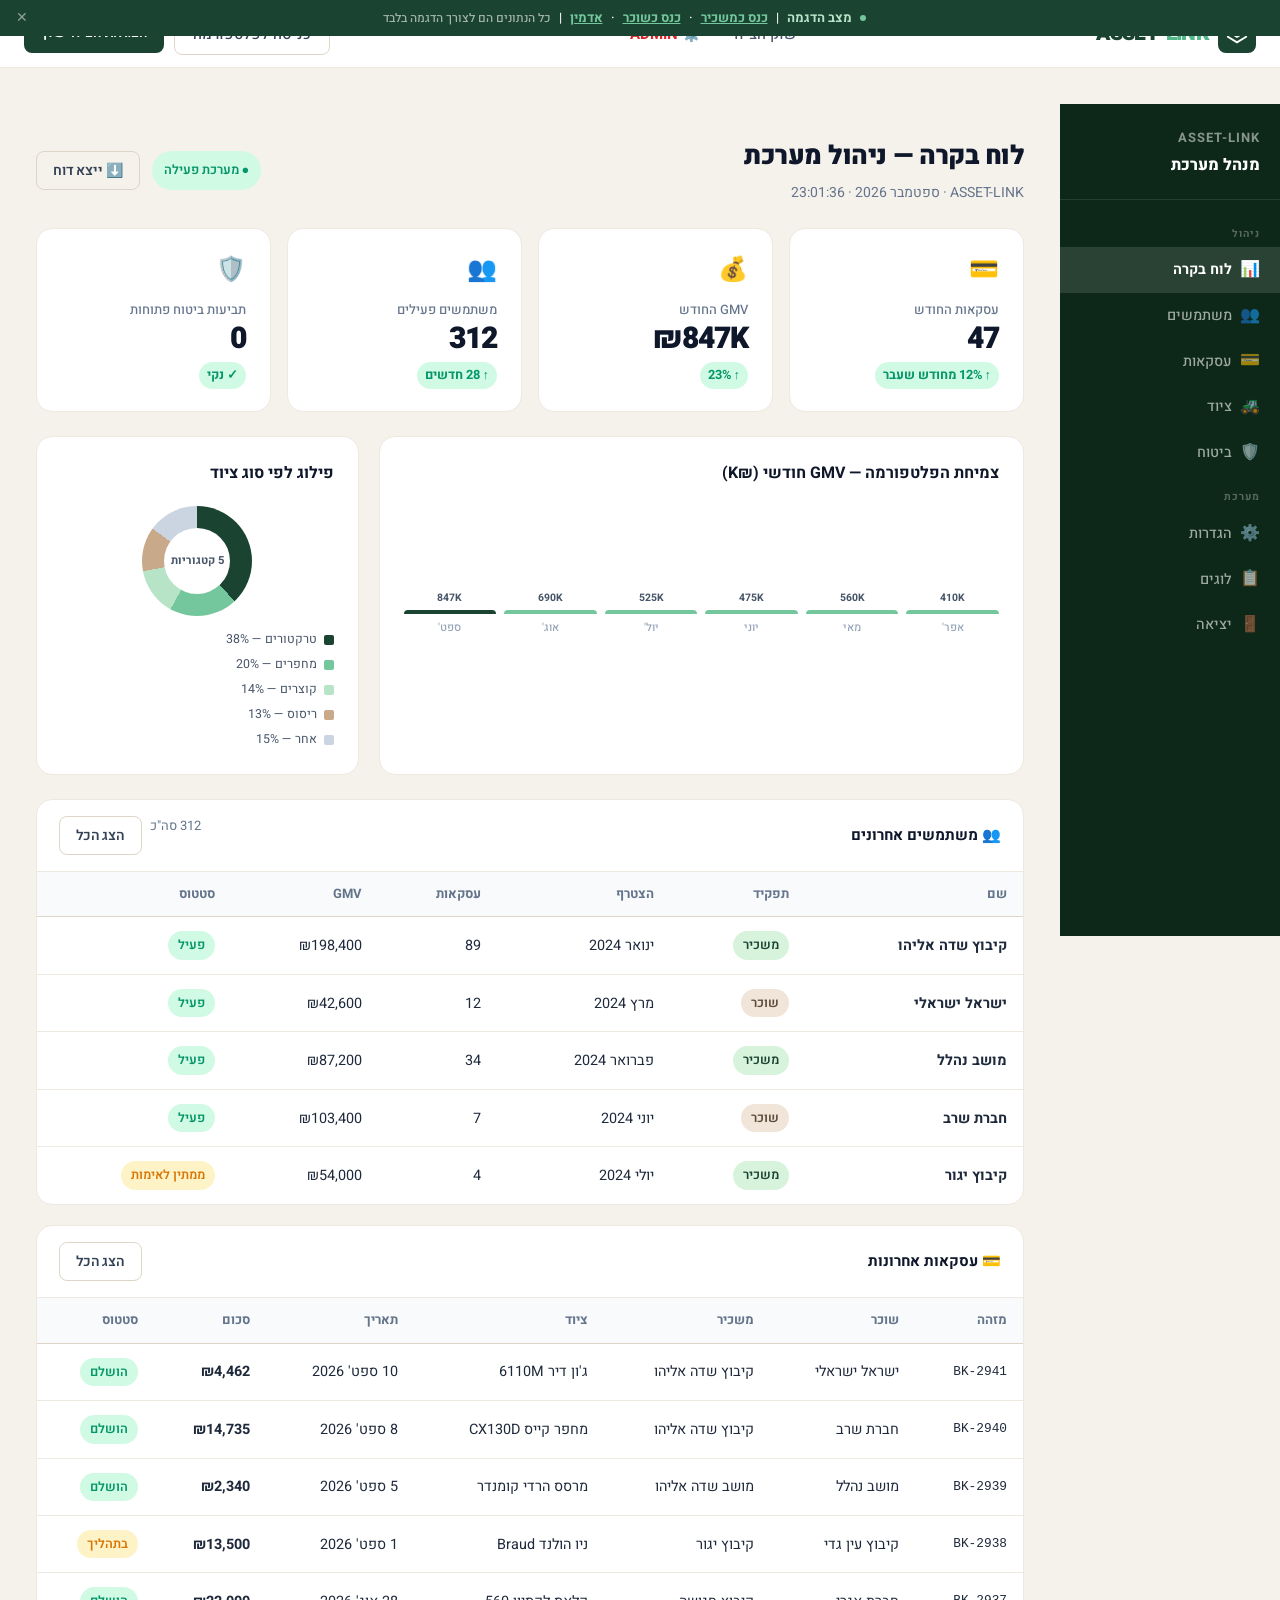
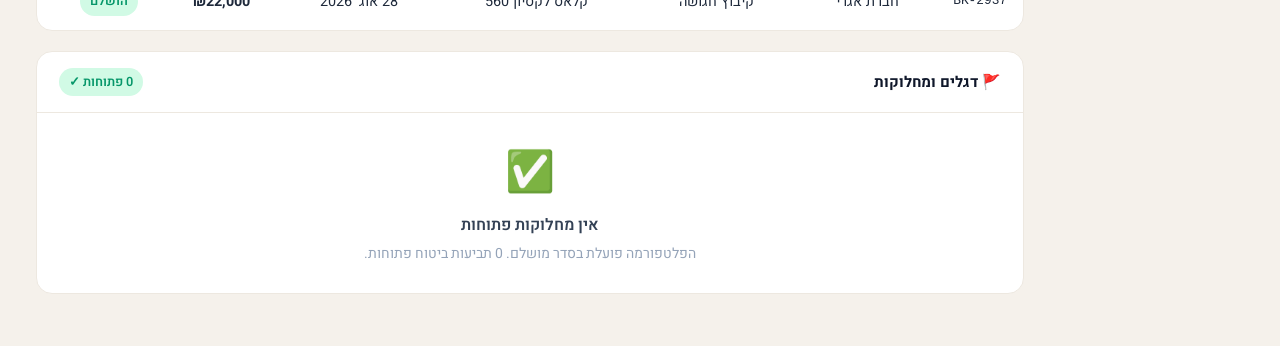
<file: admin/index.html>
<!DOCTYPE html>
<html lang="he" dir="rtl">
<head>
  <meta charset="UTF-8">
  <meta name="viewport" content="width=device-width, initial-scale=1.0">
  <title>פאנל ניהול — ASSET-LINK</title>
  <link rel="stylesheet" href="../css/styles.css">
  <style>
    body { background: var(--bg); }
    .admin-layout { display: flex; min-height: 100vh; padding-top: var(--nav-h); }

    /* Sidebar */
    .admin-sidebar {
      width: 220px; flex-shrink: 0;
      background: var(--primary-dark);
      padding: 24px 0;
      position: sticky; top: var(--nav-h);
      height: calc(100vh - var(--nav-h)); overflow-y: auto;
    }

    .admin-sidebar-logo {
      padding: 0 20px 20px;
      border-bottom: 1px solid rgba(255,255,255,0.1);
      margin-bottom: 12px;
    }
    .admin-sidebar-logo-text { font-size: 0.8125rem; font-weight: 700; color: rgba(255,255,255,0.5); letter-spacing: 0.08em; text-transform: uppercase; }
    .admin-sidebar-logo-name { font-size: 1rem; font-weight: 800; color: white; margin-top: 4px; }

    .admin-nav-item {
      display: flex; align-items: center; gap: 10px;
      padding: 10px 20px; font-size: 0.9rem; font-weight: 500;
      color: rgba(255,255,255,0.6); cursor: pointer; transition: var(--ease);
      text-decoration: none;
    }
    .admin-nav-item:hover { color: white; background: rgba(255,255,255,0.08); }
    .admin-nav-item.active { color: white; background: rgba(255,255,255,0.12); border-inline-end: 3px solid var(--primary-300); font-weight: 700; }
    .admin-nav-icon { font-size: 1rem; width: 18px; text-align: center; flex-shrink: 0; }
    .admin-nav-section { font-size: 0.65rem; font-weight: 700; color: rgba(255,255,255,0.3); text-transform: uppercase; letter-spacing: 0.1em; padding: 14px 20px 5px; }

    /* Main */
    .admin-main { flex: 1; padding: 32px 36px; min-width: 0; }

    .admin-page-title { font-size: 1.625rem; font-weight: 900; color: var(--n-900); letter-spacing: -0.02em; }
    .admin-page-sub { font-size: 0.875rem; color: var(--n-500); margin-top: 4px; }

    /* KPI grid */
    .admin-kpi-grid { display: grid; grid-template-columns: repeat(4, 1fr); gap: 16px; margin: 24px 0; }
    .kpi-card { background: white; border-radius: var(--r-lg); padding: 22px 24px; border: 1px solid var(--border-light); }
    .kpi-icon { font-size: 1.5rem; margin-bottom: 10px; }
    .kpi-label { font-size: 0.8125rem; color: var(--n-500); margin-bottom: 4px; font-weight: 500; }
    .kpi-value { font-size: 1.875rem; font-weight: 900; color: var(--n-900); letter-spacing: -0.03em; line-height: 1; }
    .kpi-trend { display: inline-flex; align-items: center; gap: 4px; font-size: 0.8rem; font-weight: 700; margin-top: 8px; padding: 3px 8px; border-radius: var(--r-full); }
    .kpi-trend.up   { color: var(--success); background: var(--success-light); }
    .kpi-trend.down { color: var(--error);   background: var(--error-light); }
    .kpi-trend.neutral { color: var(--n-500); background: var(--n-100); }

    /* Charts row */
    .admin-charts-row { display: grid; grid-template-columns: 2fr 1fr; gap: 20px; margin-bottom: 24px; }
    .chart-card { background: white; border-radius: var(--r-lg); padding: 24px; border: 1px solid var(--border-light); }
    .chart-title { font-size: 1rem; font-weight: 700; color: var(--n-900); margin-bottom: 20px; }

    /* Bar chart */
    .bar-chart { display: flex; align-items: flex-end; gap: 8px; height: 130px; }
    .bar-col { flex: 1; display: flex; flex-direction: column; align-items: center; gap: 5px; }
    .bar-fill {
      width: 100%; border-radius: var(--r-xs) var(--r-xs) 0 0;
      background: var(--primary-400); min-height: 4px; position: relative;
    }
    .bar-fill.current { background: var(--primary); }
    .bar-fill::after { content: attr(data-val); position: absolute; top: -20px; left: 50%; transform: translateX(-50%); font-size: 0.65rem; font-weight: 700; color: var(--n-600); white-space: nowrap; }
    .bar-label { font-size: 0.7rem; color: var(--n-400); font-weight: 500; }

    /* Donut */
    .donut-chart { width: 110px; height: 110px; border-radius: 50%; margin: 0 auto 14px; position: relative;
      background: conic-gradient(var(--primary) 0% 38%, var(--primary-400) 38% 58%, var(--primary-200) 58% 72%, var(--earth-light) 72% 85%, var(--n-300) 85% 100%);
    }
    .donut-hole { position: absolute; inset: 22px; background: white; border-radius: 50%; display: flex; align-items: center; justify-content: center; font-size: 0.7rem; font-weight: 700; color: var(--n-600); text-align: center; }
    .donut-legend { display: flex; flex-direction: column; gap: 5px; }
    .donut-legend-item { display: flex; align-items: center; gap: 7px; font-size: 0.775rem; color: var(--n-600); }
    .legend-swatch { width: 10px; height: 10px; border-radius: 2px; flex-shrink: 0; }

    /* Section card */
    .section-card { background: white; border-radius: var(--r-lg); border: 1px solid var(--border-light); margin-bottom: 20px; overflow: hidden; }
    .section-card-header { padding: 16px 22px; border-bottom: 1px solid var(--border-light); display: flex; align-items: center; justify-content: space-between; }
    .section-card-title { font-size: 0.9375rem; font-weight: 700; color: var(--n-900); }

    /* Status badges */
    .status-active   { background: var(--success-light); color: var(--success); }
    .status-pending  { background: var(--warning-light); color: var(--warning); }
    .status-inactive { background: var(--n-100); color: var(--n-500); }

    /* Flags section */
    .flags-empty { padding: 28px; text-align: center; color: var(--n-400); }
    .flags-empty-icon { font-size: 2.5rem; margin-bottom: 8px; }

    @media (max-width: 1100px) {
      .admin-kpi-grid { grid-template-columns: repeat(2, 1fr); }
      .admin-charts-row { grid-template-columns: 1fr; }
    }
    @media (max-width: 900px) {
      .admin-sidebar { display: none; }
      .admin-main { padding: 20px 16px; }
    }

    /* Demo Banner */
    .demo-banner { background:#1B4332; color:white; text-align:center; padding:9px 48px 9px 16px; font-size:0.8125rem; font-weight:500; direction:rtl; position:relative; z-index:2000; display:flex; align-items:center; justify-content:center; gap:8px; flex-wrap:wrap; line-height:1.4; }
    .demo-banner a { color:#74C69D; text-decoration:underline; font-weight:700; }
    .demo-banner a:hover { color:#B7E4C7; }
    .demo-banner strong { color:#B7E4C7; }
    .demo-banner-note { color:rgba(255,255,255,0.6); font-size:0.75rem; }
    .demo-banner-dot { width:6px; height:6px; background:#74C69D; border-radius:50%; flex-shrink:0; }
    .demo-banner-close { position:absolute; left:10px; top:50%; transform:translateY(-50%); background:none; border:none; color:rgba(255,255,255,0.5); font-size:0.875rem; cursor:pointer; padding:4px 6px; line-height:1; }
    .demo-banner-close:hover { color:white; }
  </style>
</head>
<body>

<!-- Demo Banner -->
<div class="demo-banner" id="demo-banner">
  <span class="demo-banner-dot"></span>
  <strong>מצב הדגמה</strong> |
  <a href="../auth.html">כנס כמשכיר</a> ·
  <a href="../auth.html">כנס כשוכר</a> ·
  <a href="index.html">אדמין</a> |
  <span class="demo-banner-note">כל הנתונים הם לצורך הדגמה בלבד</span>
  <button class="demo-banner-close" onclick="document.getElementById('demo-banner').style.display='none'" title="סגור">✕</button>
</div>

<nav class="nav" id="main-nav">
  <div class="container nav-inner">
    <a href="../index.html" class="nav-logo">
      <div class="nav-logo-mark"><svg viewBox="0 0 24 24"><path d="M12 3L2 9l10 6 10-6-10-6z"/><path d="M2 15l10 6 10-6"/></svg></div>
      <span class="nav-logo-text">ASSET<span>-LINK</span></span>
    </a>
    <div class="nav-links">
      <a href="../marketplace.html" class="nav-link">שוק הציוד</a>
      <span class="nav-link" style="color:var(--error);font-weight:700;">⚙️ ADMIN</span>
    </div>
    <div class="nav-actions"></div>
  </div>
</nav>

<div class="admin-layout">

  <!-- Sidebar -->
  <aside class="admin-sidebar">
    <div class="admin-sidebar-logo">
      <div class="admin-sidebar-logo-text">ASSET-LINK</div>
      <div class="admin-sidebar-logo-name" id="admin-username">מנהל מערכת</div>
    </div>

    <div class="admin-nav-section">ניהול</div>
    <a href="index.html" class="admin-nav-item active"><span class="admin-nav-icon">📊</span> לוח בקרה</a>
    <a href="index.html" class="admin-nav-item"><span class="admin-nav-icon">👥</span> משתמשים</a>
    <a href="index.html" class="admin-nav-item"><span class="admin-nav-icon">💳</span> עסקאות</a>
    <a href="index.html" class="admin-nav-item"><span class="admin-nav-icon">🚜</span> ציוד</a>
    <a href="index.html" class="admin-nav-item"><span class="admin-nav-icon">🛡️</span> ביטוח</a>

    <div class="admin-nav-section">מערכת</div>
    <a href="index.html" class="admin-nav-item"><span class="admin-nav-icon">⚙️</span> הגדרות</a>
    <a href="index.html" class="admin-nav-item"><span class="admin-nav-icon">📋</span> לוגים</a>
    <a href="../auth.html" class="admin-nav-item" onclick="Auth.logout(); return false;"><span class="admin-nav-icon">🚪</span> יציאה</a>
  </aside>

  <!-- Main -->
  <main class="admin-main">

    <div style="margin-bottom:24px;">
      <div class="d-flex ai-center jc-between" style="flex-wrap:wrap;gap:12px;">
        <div>
          <div class="admin-page-title">לוח בקרה — ניהול מערכת</div>
          <div class="admin-page-sub">ASSET-LINK · ספטמבר 2026 · <span id="live-time"></span></div>
        </div>
        <div class="d-flex gap-3">
          <span class="badge badge-success" style="font-size:0.8rem;padding:6px 12px;">● מערכת פעילה</span>
          <button class="btn btn-ghost btn-sm">⬇️ ייצא דוח</button>
        </div>
      </div>
    </div>

    <!-- KPIs -->
    <div class="admin-kpi-grid">
      <div class="kpi-card">
        <div class="kpi-icon">💳</div>
        <div class="kpi-label">עסקאות החודש</div>
        <div class="kpi-value">47</div>
        <div class="kpi-trend up">↑ 12% מחודש שעבר</div>
      </div>
      <div class="kpi-card">
        <div class="kpi-icon">💰</div>
        <div class="kpi-label">GMV החודש</div>
        <div class="kpi-value">₪847K</div>
        <div class="kpi-trend up">↑ 23%</div>
      </div>
      <div class="kpi-card">
        <div class="kpi-icon">👥</div>
        <div class="kpi-label">משתמשים פעילים</div>
        <div class="kpi-value">312</div>
        <div class="kpi-trend up">↑ 28 חדשים</div>
      </div>
      <div class="kpi-card">
        <div class="kpi-icon">🛡️</div>
        <div class="kpi-label">תביעות ביטוח פתוחות</div>
        <div class="kpi-value">0</div>
        <div class="kpi-trend neutral" style="color:var(--success);background:var(--success-light);">✓ נקי</div>
      </div>
    </div>

    <!-- Charts -->
    <div class="admin-charts-row">
      <div class="chart-card">
        <div class="chart-title">צמיחת הפלטפורמה — GMV חודשי (₪K)</div>
        <div class="bar-chart">
          <div class="bar-col"><div class="bar-fill" style="height:38%" data-val="410K"></div><div class="bar-label">אפר'</div></div>
          <div class="bar-col"><div class="bar-fill" style="height:52%" data-val="560K"></div><div class="bar-label">מאי</div></div>
          <div class="bar-col"><div class="bar-fill" style="height:44%" data-val="475K"></div><div class="bar-label">יוני</div></div>
          <div class="bar-col"><div class="bar-fill" style="height:49%" data-val="525K"></div><div class="bar-label">יול'</div></div>
          <div class="bar-col"><div class="bar-fill" style="height:65%" data-val="690K"></div><div class="bar-label">אוג'</div></div>
          <div class="bar-col"><div class="bar-fill current" style="height:79%" data-val="847K"></div><div class="bar-label">ספט'</div></div>
        </div>
      </div>

      <div class="chart-card">
        <div class="chart-title">פילוג לפי סוג ציוד</div>
        <div class="donut-chart"><div class="donut-hole">5 קטגוריות</div></div>
        <div class="donut-legend">
          <div class="donut-legend-item"><div class="legend-swatch" style="background:var(--primary)"></div>טרקטורים — 38%</div>
          <div class="donut-legend-item"><div class="legend-swatch" style="background:var(--primary-400)"></div>מחפרים — 20%</div>
          <div class="donut-legend-item"><div class="legend-swatch" style="background:var(--primary-200)"></div>קוצרים — 14%</div>
          <div class="donut-legend-item"><div class="legend-swatch" style="background:var(--earth-light)"></div>ריסוס — 13%</div>
          <div class="donut-legend-item"><div class="legend-swatch" style="background:var(--n-300)"></div>אחר — 15%</div>
        </div>
      </div>
    </div>

    <!-- Users table -->
    <div class="section-card" style="margin-bottom:20px;">
      <div class="section-card-header">
        <span class="section-card-title">👥 משתמשים אחרונים</span>
        <div class="d-flex gap-2">
          <span style="font-size:0.8125rem;color:var(--n-500);">312 סה"כ</span>
          <button class="btn btn-ghost btn-sm">הצג הכל</button>
        </div>
      </div>
      <div style="overflow-x:auto;">
        <table class="data-table">
          <thead>
            <tr>
              <th>שם</th>
              <th>תפקיד</th>
              <th>הצטרף</th>
              <th>עסקאות</th>
              <th>GMV</th>
              <th>סטטוס</th>
            </tr>
          </thead>
          <tbody>
            <tr>
              <td><strong>קיבוץ שדה אליהו</strong></td>
              <td><span class="badge badge-green">משכיר</span></td>
              <td>ינואר 2024</td>
              <td>89</td>
              <td>₪198,400</td>
              <td><span class="badge status-active">פעיל</span></td>
            </tr>
            <tr>
              <td><strong>ישראל ישראלי</strong></td>
              <td><span class="badge badge-earth">שוכר</span></td>
              <td>מרץ 2024</td>
              <td>12</td>
              <td>₪42,600</td>
              <td><span class="badge status-active">פעיל</span></td>
            </tr>
            <tr>
              <td><strong>מושב נהלל</strong></td>
              <td><span class="badge badge-green">משכיר</span></td>
              <td>פברואר 2024</td>
              <td>34</td>
              <td>₪87,200</td>
              <td><span class="badge status-active">פעיל</span></td>
            </tr>
            <tr>
              <td><strong>חברת שרב</strong></td>
              <td><span class="badge badge-earth">שוכר</span></td>
              <td>יוני 2024</td>
              <td>7</td>
              <td>₪103,400</td>
              <td><span class="badge status-active">פעיל</span></td>
            </tr>
            <tr>
              <td><strong>קיבוץ יגור</strong></td>
              <td><span class="badge badge-green">משכיר</span></td>
              <td>יולי 2024</td>
              <td>4</td>
              <td>₪54,000</td>
              <td><span class="badge status-pending">ממתין לאימות</span></td>
            </tr>
          </tbody>
        </table>
      </div>
    </div>

    <!-- Recent transactions -->
    <div class="section-card" style="margin-bottom:20px;">
      <div class="section-card-header">
        <span class="section-card-title">💳 עסקאות אחרונות</span>
        <button class="btn btn-ghost btn-sm">הצג הכל</button>
      </div>
      <div style="overflow-x:auto;">
        <table class="data-table">
          <thead>
            <tr>
              <th>מזהה</th>
              <th>שוכר</th>
              <th>משכיר</th>
              <th>ציוד</th>
              <th>תאריך</th>
              <th>סכום</th>
              <th>סטטוס</th>
            </tr>
          </thead>
          <tbody>
            <tr>
              <td style="font-family:monospace;font-size:0.8rem;">BK-2941</td>
              <td>ישראל ישראלי</td>
              <td>קיבוץ שדה אליהו</td>
              <td>ג'ון דיר 6110M</td>
              <td>10 ספט' 2026</td>
              <td><strong>₪4,462</strong></td>
              <td><span class="badge status-active">הושלם</span></td>
            </tr>
            <tr>
              <td style="font-family:monospace;font-size:0.8rem;">BK-2940</td>
              <td>חברת שרב</td>
              <td>קיבוץ שדה אליהו</td>
              <td>מחפר קייס CX130D</td>
              <td>8 ספט' 2026</td>
              <td><strong>₪14,735</strong></td>
              <td><span class="badge status-active">הושלם</span></td>
            </tr>
            <tr>
              <td style="font-family:monospace;font-size:0.8rem;">BK-2939</td>
              <td>מושב נהלל</td>
              <td>מושב שדה אליהו</td>
              <td>מרסס הרדי קומנדר</td>
              <td>5 ספט' 2026</td>
              <td><strong>₪2,340</strong></td>
              <td><span class="badge status-active">הושלם</span></td>
            </tr>
            <tr>
              <td style="font-family:monospace;font-size:0.8rem;">BK-2938</td>
              <td>קיבוץ עין גדי</td>
              <td>קיבוץ יגור</td>
              <td>ניו הולנד Braud</td>
              <td>1 ספט' 2026</td>
              <td><strong>₪13,500</strong></td>
              <td><span class="badge status-pending">בתהליך</span></td>
            </tr>
            <tr>
              <td style="font-family:monospace;font-size:0.8rem;">BK-2937</td>
              <td>חברת אגרי</td>
              <td>קיבוץ חגושה</td>
              <td>קלאס לקסיון 560</td>
              <td>28 אוג' 2026</td>
              <td><strong>₪22,000</strong></td>
              <td><span class="badge status-active">הושלם</span></td>
            </tr>
          </tbody>
        </table>
      </div>
    </div>

    <!-- Flags / Disputes -->
    <div class="section-card">
      <div class="section-card-header">
        <span class="section-card-title">🚩 דגלים ומחלוקות</span>
        <span class="badge badge-success">0 פתוחות ✓</span>
      </div>
      <div class="flags-empty">
        <div class="flags-empty-icon">✅</div>
        <div style="font-weight:600;color:var(--n-700);margin-bottom:4px;">אין מחלוקות פתוחות</div>
        <div style="font-size:0.875rem;">הפלטפורמה פועלת בסדר מושלם. 0 תביעות ביטוח פתוחות.</div>
      </div>
    </div>

  </main>
</div>

<script src="../js/main.js"></script>
<script src="../js/auth.js"></script>
<script>
document.addEventListener('DOMContentLoaded', () => {
  const user = Auth.getUser();
  if (user) {
    document.getElementById('admin-username').textContent = user.name;
  }

  // Live time
  function updateTime() {
    const el = document.getElementById('live-time');
    if (el) el.textContent = new Date().toLocaleTimeString('he-IL');
  }
  updateTime();
  setInterval(updateTime, 1000);
});
</script>
</body>
</html>
</file>
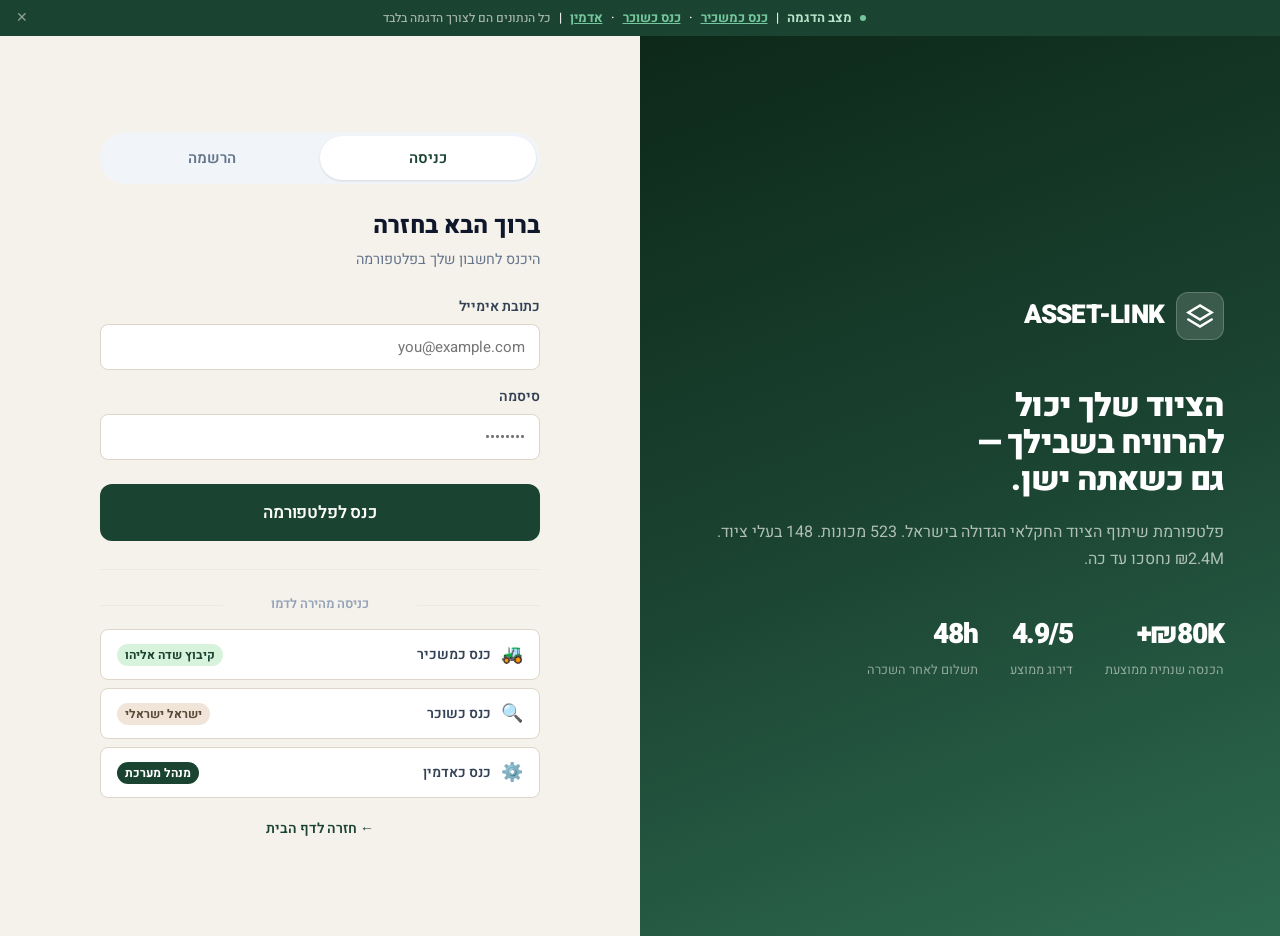
<file: auth.html>
<!DOCTYPE html>
<html lang="he" dir="rtl">
<head>
  <meta charset="UTF-8">
  <meta name="viewport" content="width=device-width, initial-scale=1.0">
  <title>כניסה / הרשמה — ASSET-LINK</title>
  <link rel="stylesheet" href="css/styles.css">
  <style>
    .auth-page {
      min-height: 100vh;
      display: grid;
      grid-template-columns: 1fr 1fr;
      background: var(--bg);
    }

    /* Left panel — brand */
    .auth-brand {
      background: linear-gradient(160deg, #0D2818 0%, #1B4332 50%, #2D6A4F 100%);
      display: flex;
      flex-direction: column;
      justify-content: center;
      padding: 64px 56px;
      position: relative;
      overflow: hidden;
    }

    .auth-brand::before {
      content: '';
      position: absolute;
      inset: 0;
      background: url('https://images.unsplash.com/photo-1464226184884-fa280b87c399?auto=format&fit=crop&w=1000&q=40') center/cover no-repeat;
      opacity: 0.12;
    }

    .auth-brand-content { position: relative; z-index: 1; }

    .auth-brand-logo { display: flex; align-items: center; gap: 12px; margin-bottom: 48px; }
    .auth-brand-logo-mark {
      width: 48px; height: 48px;
      background: rgba(255,255,255,0.15);
      border-radius: var(--r);
      display: flex; align-items: center; justify-content: center;
      border: 1px solid rgba(255,255,255,0.2);
    }
    .auth-brand-logo-mark svg { width: 28px; height: 28px; stroke: white; fill: none; stroke-width: 2.2; stroke-linecap: round; }
    .auth-brand-logo-text { font-size: 1.625rem; font-weight: 900; color: white; letter-spacing: -0.03em; }
    .auth-brand-logo-text span { color: var(--primary-300); }

    .auth-brand-headline {
      font-size: clamp(1.75rem, 2.5vw, 2.5rem);
      font-weight: 900;
      color: white;
      line-height: 1.15;
      letter-spacing: -0.03em;
      margin-bottom: 20px;
    }
    .auth-brand-headline em { font-style: normal; color: var(--primary-300); }

    .auth-brand-sub {
      color: rgba(255,255,255,0.65);
      font-size: 1rem;
      line-height: 1.7;
      margin-bottom: 40px;
    }

    .auth-stats {
      display: flex;
      gap: 32px;
      flex-wrap: wrap;
    }

    .auth-stat-val {
      font-size: 1.75rem;
      font-weight: 900;
      color: white;
      letter-spacing: -0.04em;
    }
    .auth-stat-lbl {
      font-size: 0.8rem;
      color: rgba(255,255,255,0.5);
      margin-top: 2px;
    }

    /* Right panel — form */
    .auth-form-panel {
      display: flex;
      align-items: center;
      justify-content: center;
      padding: 40px 32px;
      overflow-y: auto;
    }

    .auth-box {
      width: 100%;
      max-width: 440px;
    }

    .auth-tabs {
      display: flex;
      background: var(--n-100);
      border-radius: var(--r-full);
      padding: 4px;
      margin-bottom: 28px;
    }

    .auth-tab-btn {
      flex: 1;
      padding: 10px;
      border-radius: var(--r-full);
      font-size: 0.9375rem;
      font-weight: 600;
      color: var(--n-500);
      cursor: pointer;
      transition: var(--ease);
      text-align: center;
    }

    .auth-tab-btn.active {
      background: white;
      color: var(--primary);
      box-shadow: var(--sh-sm);
    }

    .auth-panel { display: none; }
    .auth-panel.active { display: block; }

    /* Role selector */
    .role-selector {
      display: grid;
      grid-template-columns: 1fr 1fr;
      gap: 12px;
      margin-bottom: 24px;
    }

    .role-card {
      border: 2px solid var(--border);
      border-radius: var(--r-lg);
      padding: 20px 16px;
      text-align: center;
      cursor: pointer;
      transition: var(--ease);
      background: white;
    }

    .role-card:hover { border-color: var(--primary-400); background: var(--primary-50); }
    .role-card.selected { border-color: var(--primary); background: var(--primary-50); }

    .role-card-icon { font-size: 2rem; margin-bottom: 10px; }
    .role-card-title { font-weight: 700; font-size: 1rem; color: var(--n-900); margin-bottom: 4px; }
    .role-card-sub { font-size: 0.8125rem; color: var(--n-500); }

    /* Form fields */
    .form-group { margin-bottom: 16px; }
    .form-label {
      display: block;
      font-size: 0.875rem;
      font-weight: 600;
      color: var(--n-700);
      margin-bottom: 6px;
    }
    .form-input {
      width: 100%;
      padding: 11px 14px;
      border: 1.5px solid var(--border);
      border-radius: var(--r-sm);
      font-size: 0.9375rem;
      font-family: var(--font);
      color: var(--n-900);
      background: white;
      transition: var(--ease);
    }
    .form-input:focus { outline: none; border-color: var(--primary-400); box-shadow: 0 0 0 3px rgba(82,183,136,0.12); }

    /* Demo section */
    .demo-section {
      margin-top: 28px;
      padding-top: 24px;
      border-top: 1px solid var(--border-light);
    }

    .demo-title {
      text-align: center;
      font-size: 0.8125rem;
      font-weight: 600;
      color: var(--n-400);
      margin-bottom: 14px;
      position: relative;
    }
    .demo-title::before, .demo-title::after {
      content: '';
      position: absolute;
      top: 50%;
      width: 28%;
      height: 1px;
      background: var(--border-light);
    }
    .demo-title::before { right: 0; }
    .demo-title::after { left: 0; }

    .demo-btns { display: flex; gap: 8px; flex-direction: column; }

    .demo-btn {
      display: flex;
      align-items: center;
      gap: 10px;
      padding: 11px 16px;
      border: 1.5px solid var(--border);
      border-radius: var(--r-sm);
      font-size: 0.875rem;
      font-weight: 600;
      color: var(--n-700);
      background: white;
      cursor: pointer;
      transition: var(--ease);
      font-family: var(--font);
      text-align: right;
    }
    .demo-btn:hover { border-color: var(--primary-400); color: var(--primary); background: var(--primary-50); }
    .demo-btn-active { border-color: var(--primary) !important; color: var(--primary) !important; background: var(--primary-50) !important; box-shadow: 0 0 0 3px rgba(27,67,50,0.1); }
    .demo-btn-icon { font-size: 1.125rem; }
    .demo-btn-text { flex: 1; }
    .demo-btn-badge { font-size: 0.75rem; font-weight: 700; padding: 2px 8px; border-radius: var(--r-full); }

    .auth-footer-link {
      text-align: center;
      margin-top: 20px;
      font-size: 0.875rem;
      color: var(--n-500);
    }
    .auth-footer-link a { color: var(--primary); font-weight: 600; }

    @media (max-width: 768px) {
      .auth-page { grid-template-columns: 1fr; }
      .auth-brand { display: none; }
      .auth-form-panel { padding: 32px 20px; align-items: flex-start; padding-top: 48px; }
    }

    /* Demo Banner */
    .demo-banner { background:#1B4332; color:white; text-align:center; padding:9px 48px 9px 16px; font-size:0.8125rem; font-weight:500; direction:rtl; position:relative; z-index:2000; display:flex; align-items:center; justify-content:center; gap:8px; flex-wrap:wrap; line-height:1.4; }
    .demo-banner a { color:#74C69D; text-decoration:underline; font-weight:700; }
    .demo-banner a:hover { color:#B7E4C7; }
    .demo-banner strong { color:#B7E4C7; }
    .demo-banner-note { color:rgba(255,255,255,0.6); font-size:0.75rem; }
    .demo-banner-dot { width:6px; height:6px; background:#74C69D; border-radius:50%; flex-shrink:0; }
    .demo-banner-close { position:absolute; left:10px; top:50%; transform:translateY(-50%); background:none; border:none; color:rgba(255,255,255,0.5); font-size:0.875rem; cursor:pointer; padding:4px 6px; line-height:1; }
    .demo-banner-close:hover { color:white; }

    /* Push auth-page down to account for banner */
    .auth-page { padding-top: 0; }
  </style>
</head>
<body>

<!-- Demo Banner -->
<div class="demo-banner" id="demo-banner">
  <span class="demo-banner-dot"></span>
  <strong>מצב הדגמה</strong> |
  <a href="auth.html">כנס כמשכיר</a> ·
  <a href="auth.html">כנס כשוכר</a> ·
  <a href="admin/index.html">אדמין</a> |
  <span class="demo-banner-note">כל הנתונים הם לצורך הדגמה בלבד</span>
  <button class="demo-banner-close" onclick="document.getElementById('demo-banner').style.display='none'" title="סגור">✕</button>
</div>

<div class="auth-page">

  <!-- Brand Panel -->
  <div class="auth-brand">
    <div class="auth-brand-content">
      <div class="auth-brand-logo">
        <div class="auth-brand-logo-mark">
          <svg viewBox="0 0 24 24"><path d="M12 3L2 9l10 6 10-6-10-6z"/><path d="M2 15l10 6 10-6"/></svg>
        </div>
        <span class="auth-brand-logo-text">ASSET<span>-LINK</span></span>
      </div>

      <h1 class="auth-brand-headline">
        הציוד שלך יכול<br>
        להרוויח בשבילך —<br>
        <em>גם כשאתה ישן.</em>
      </h1>
      <p class="auth-brand-sub">
        פלטפורמת שיתוף הציוד החקלאי הגדולה בישראל. 523 מכונות. 148 בעלי ציוד. ₪2.4M נחסכו עד כה.
      </p>

      <div class="auth-stats">
        <div>
          <div class="auth-stat-val">₪80K+</div>
          <div class="auth-stat-lbl">הכנסה שנתית ממוצעת</div>
        </div>
        <div>
          <div class="auth-stat-val">4.9/5</div>
          <div class="auth-stat-lbl">דירוג ממוצע</div>
        </div>
        <div>
          <div class="auth-stat-val">48h</div>
          <div class="auth-stat-lbl">תשלום לאחר השכרה</div>
        </div>
      </div>
    </div>
  </div>

  <!-- Form Panel -->
  <div class="auth-form-panel">
    <div class="auth-box">

      <!-- Logo for mobile -->
      <div style="display:none;" class="auth-mobile-logo">
        <a href="index.html" style="display:flex;align-items:center;gap:10px;margin-bottom:32px;">
          <div class="nav-logo-mark"><svg viewBox="0 0 24 24"><path d="M12 3L2 9l10 6 10-6-10-6z"/><path d="M2 15l10 6 10-6"/></svg></div>
          <span class="nav-logo-text">ASSET<span>-LINK</span></span>
        </a>
      </div>

      <div class="auth-tabs">
        <div class="auth-tab-btn active" data-tab="login">כניסה</div>
        <div class="auth-tab-btn" data-tab="register">הרשמה</div>
      </div>

      <!-- Login Panel -->
      <div class="auth-panel active" id="panel-login">
        <h2 style="font-size:1.5rem;margin-bottom:6px;">ברוך הבא בחזרה</h2>
        <p style="color:var(--n-500);font-size:0.9rem;margin-bottom:24px;">היכנס לחשבון שלך בפלטפורמה</p>

        <form id="login-form" onsubmit="handleLogin(event)">
          <div class="form-group">
            <label class="form-label">כתובת אימייל</label>
            <input type="email" class="form-input" id="login-email" placeholder="you@example.com" required>
          </div>
          <div class="form-group">
            <label class="form-label">סיסמה</label>
            <input type="password" class="form-input" id="login-password" placeholder="••••••••" required>
          </div>
          <button type="submit" class="btn btn-primary btn-full btn-lg" style="margin-top:8px;">כנס לפלטפורמה</button>
        </form>

        <div class="demo-section">
          <div class="demo-title">כניסה מהירה לדמו</div>
          <div class="demo-btns">
            <button class="demo-btn" data-role="owner" onclick="Auth.loginDemo('owner')">
              <span class="demo-btn-icon">🚜</span>
              <span class="demo-btn-text">כנס כמשכיר</span>
              <span class="demo-btn-badge badge badge-green">קיבוץ שדה אליהו</span>
            </button>
            <button class="demo-btn" data-role="renter" onclick="Auth.loginDemo('renter')">
              <span class="demo-btn-icon">🔍</span>
              <span class="demo-btn-text">כנס כשוכר</span>
              <span class="demo-btn-badge badge badge-earth">ישראל ישראלי</span>
            </button>
            <button class="demo-btn" onclick="Auth.loginDemo('admin')">
              <span class="demo-btn-icon">⚙️</span>
              <span class="demo-btn-text">כנס כאדמין</span>
              <span class="demo-btn-badge badge badge-primary">מנהל מערכת</span>
            </button>
          </div>
        </div>
      </div>

      <!-- Register Panel -->
      <div class="auth-panel" id="panel-register">
        <h2 style="font-size:1.5rem;margin-bottom:6px;">הצטרף ל-ASSET-LINK</h2>
        <p style="color:var(--n-500);font-size:0.9rem;margin-bottom:24px;">צור חשבון חדש — חינם לחלוטין</p>

        <div style="margin-bottom:20px;">
          <label class="form-label">אני רוצה:</label>
          <div class="role-selector">
            <div class="role-card selected" data-role="owner" onclick="selectRole('owner', this)">
              <div class="role-card-icon">🚜</div>
              <div class="role-card-title">להשכיר ציוד</div>
              <div class="role-card-sub">בעל ציוד / משכיר</div>
            </div>
            <div class="role-card" data-role="renter" onclick="selectRole('renter', this)">
              <div class="role-card-icon">🔍</div>
              <div class="role-card-title">לשכור ציוד</div>
              <div class="role-card-sub">חקלאי / שוכר</div>
            </div>
          </div>
          <input type="hidden" id="selected-role" value="owner">
        </div>

        <form id="register-form" onsubmit="handleRegister(event)">
          <div class="form-group">
            <label class="form-label">שם מלא / שם הגוף</label>
            <input type="text" class="form-input" id="reg-name" placeholder="ישראל ישראלי / קיבוץ שם" required>
          </div>
          <div class="form-group">
            <label class="form-label">כתובת אימייל</label>
            <input type="email" class="form-input" id="reg-email" placeholder="you@example.com" required>
          </div>
          <div class="form-group">
            <label class="form-label">טלפון</label>
            <input type="tel" class="form-input" id="reg-phone" placeholder="05X-XXXXXXX">
          </div>
          <div class="form-group">
            <label class="form-label">סיסמה</label>
            <input type="password" class="form-input" id="reg-password" placeholder="לפחות 8 תווים" required minlength="8">
          </div>
          <button type="submit" class="btn btn-primary btn-full btn-lg" style="margin-top:8px;">צור חשבון</button>
        </form>

        <div class="demo-section">
          <div class="demo-title">ניסוי ללא הרשמה</div>
          <div class="demo-btns">
            <button class="demo-btn" onclick="Auth.loginDemo('owner')">
              <span class="demo-btn-icon">🚜</span>
              <span class="demo-btn-text">כנס כמשכיר (דמו)</span>
              <span class="demo-btn-badge badge badge-green">ללא הרשמה</span>
            </button>
            <button class="demo-btn" onclick="Auth.loginDemo('renter')">
              <span class="demo-btn-icon">🔍</span>
              <span class="demo-btn-text">כנס כשוכר (דמו)</span>
              <span class="demo-btn-badge badge badge-earth">ללא הרשמה</span>
            </button>
          </div>
        </div>
      </div>

      <div class="auth-footer-link">
        <a href="index.html">← חזרה לדף הבית</a>
      </div>

    </div>
  </div>
</div>

<script src="js/auth.js"></script>
<script>
// Tab switching
document.querySelectorAll('.auth-tab-btn').forEach(btn => {
  btn.addEventListener('click', function() {
    document.querySelectorAll('.auth-tab-btn').forEach(b => b.classList.remove('active'));
    this.classList.add('active');
    const tab = this.dataset.tab;
    document.querySelectorAll('.auth-panel').forEach(p => p.classList.remove('active'));
    document.getElementById('panel-' + tab).classList.add('active');
  });
});

// Check for role param
const params = new URLSearchParams(window.location.search);
const preRole = params.get('role');
if (preRole === 'owner') {
  document.querySelectorAll('.auth-tab-btn').forEach(b => {
    b.classList.toggle('active', b.dataset.tab === 'register');
  });
  document.querySelectorAll('.auth-panel').forEach(p => p.classList.remove('active'));
  document.getElementById('panel-register').classList.add('active');
}
// Highlight the matching demo button if role param present
if (preRole) {
  document.querySelector(`.demo-btn[data-role="${preRole}"]`)?.classList.add('demo-btn-active');
}

// If already logged in, redirect
const user = Auth.getUser();
if (user) {
  const dest = { owner: 'owner/dashboard.html', renter: 'marketplace.html', admin: 'admin/index.html' };
  window.location.href = dest[user.role] || 'index.html';
}

function selectRole(role, el) {
  document.querySelectorAll('.role-card').forEach(c => c.classList.remove('selected'));
  el.classList.add('selected');
  document.getElementById('selected-role').value = role;
}

function handleLogin(e) {
  e.preventDefault();
  // Demo: just log in as renter with provided email name
  const email = document.getElementById('login-email').value;
  const name = email.split('@')[0];
  Auth.login('renter', name);
}

function handleRegister(e) {
  e.preventDefault();
  const name = document.getElementById('reg-name').value;
  const role = document.getElementById('selected-role').value;
  Auth.login(role, name);
}
</script>
</body>
</html>
</file>
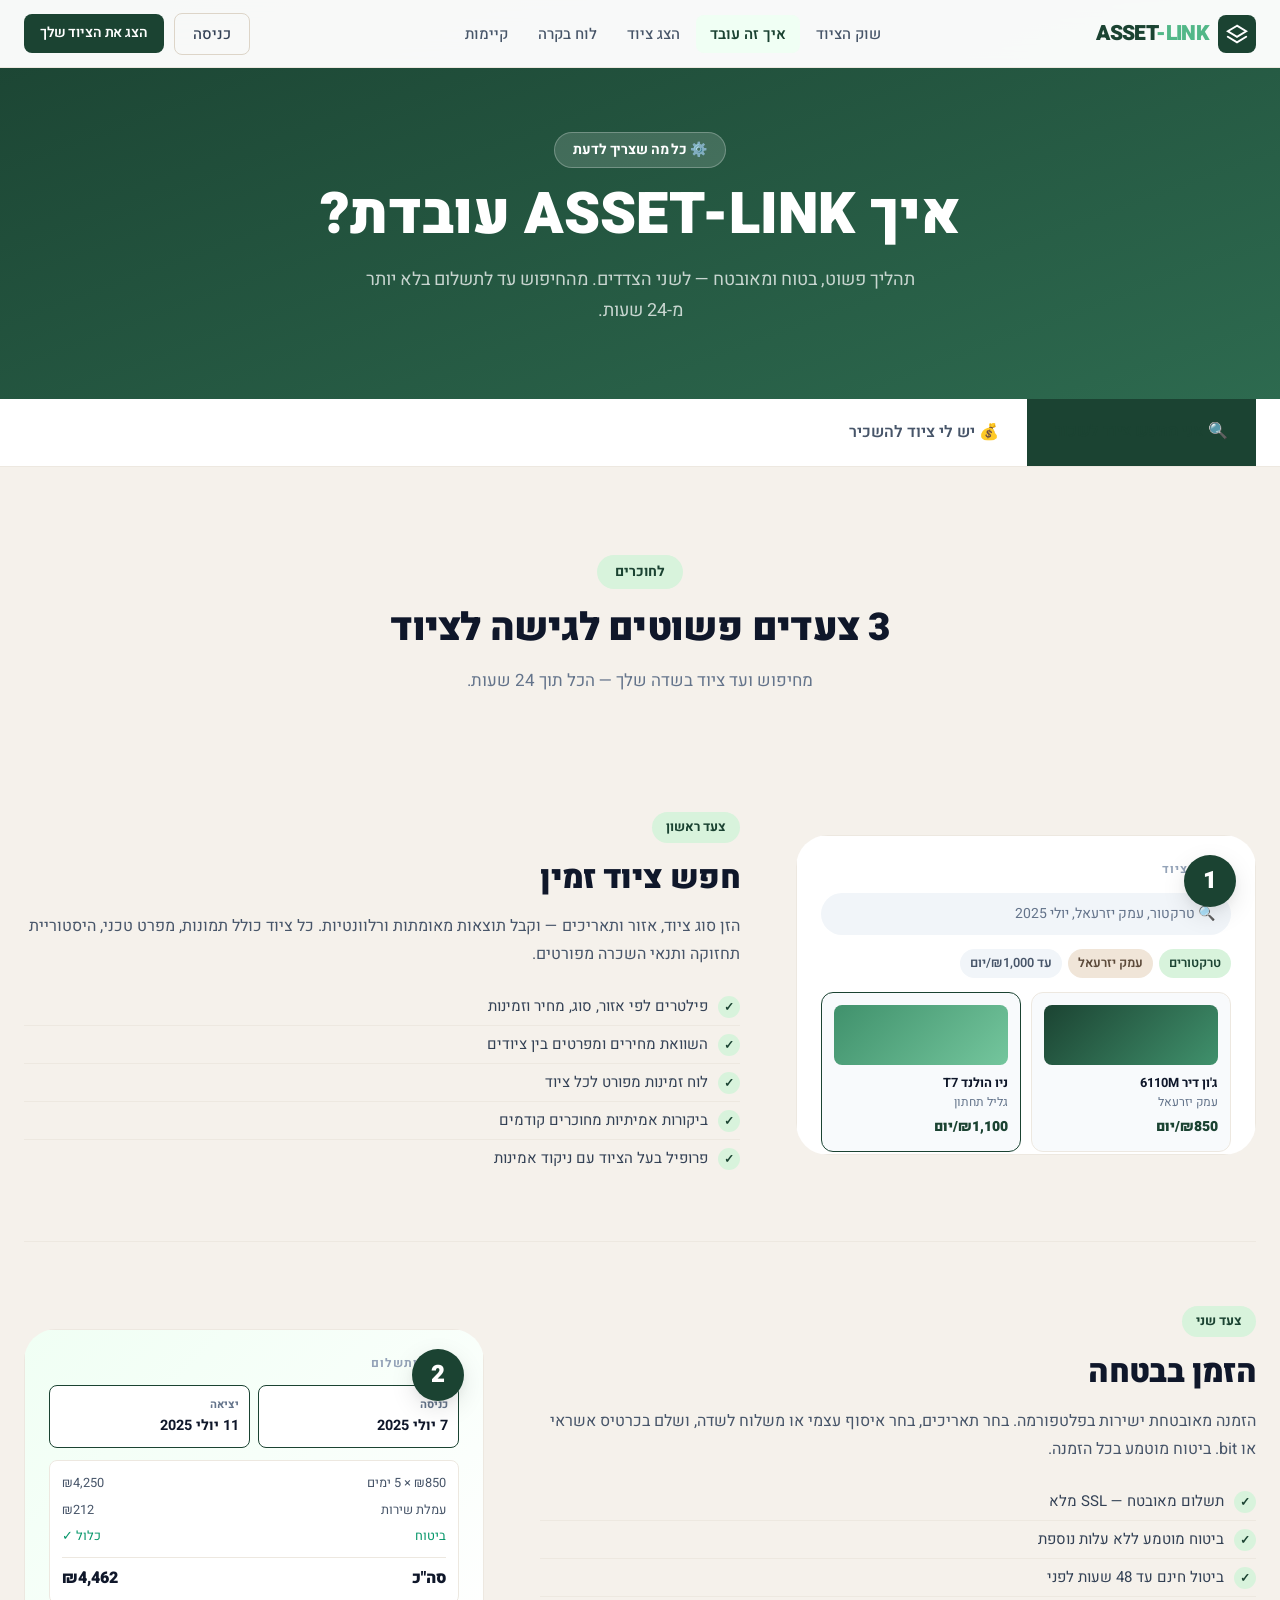
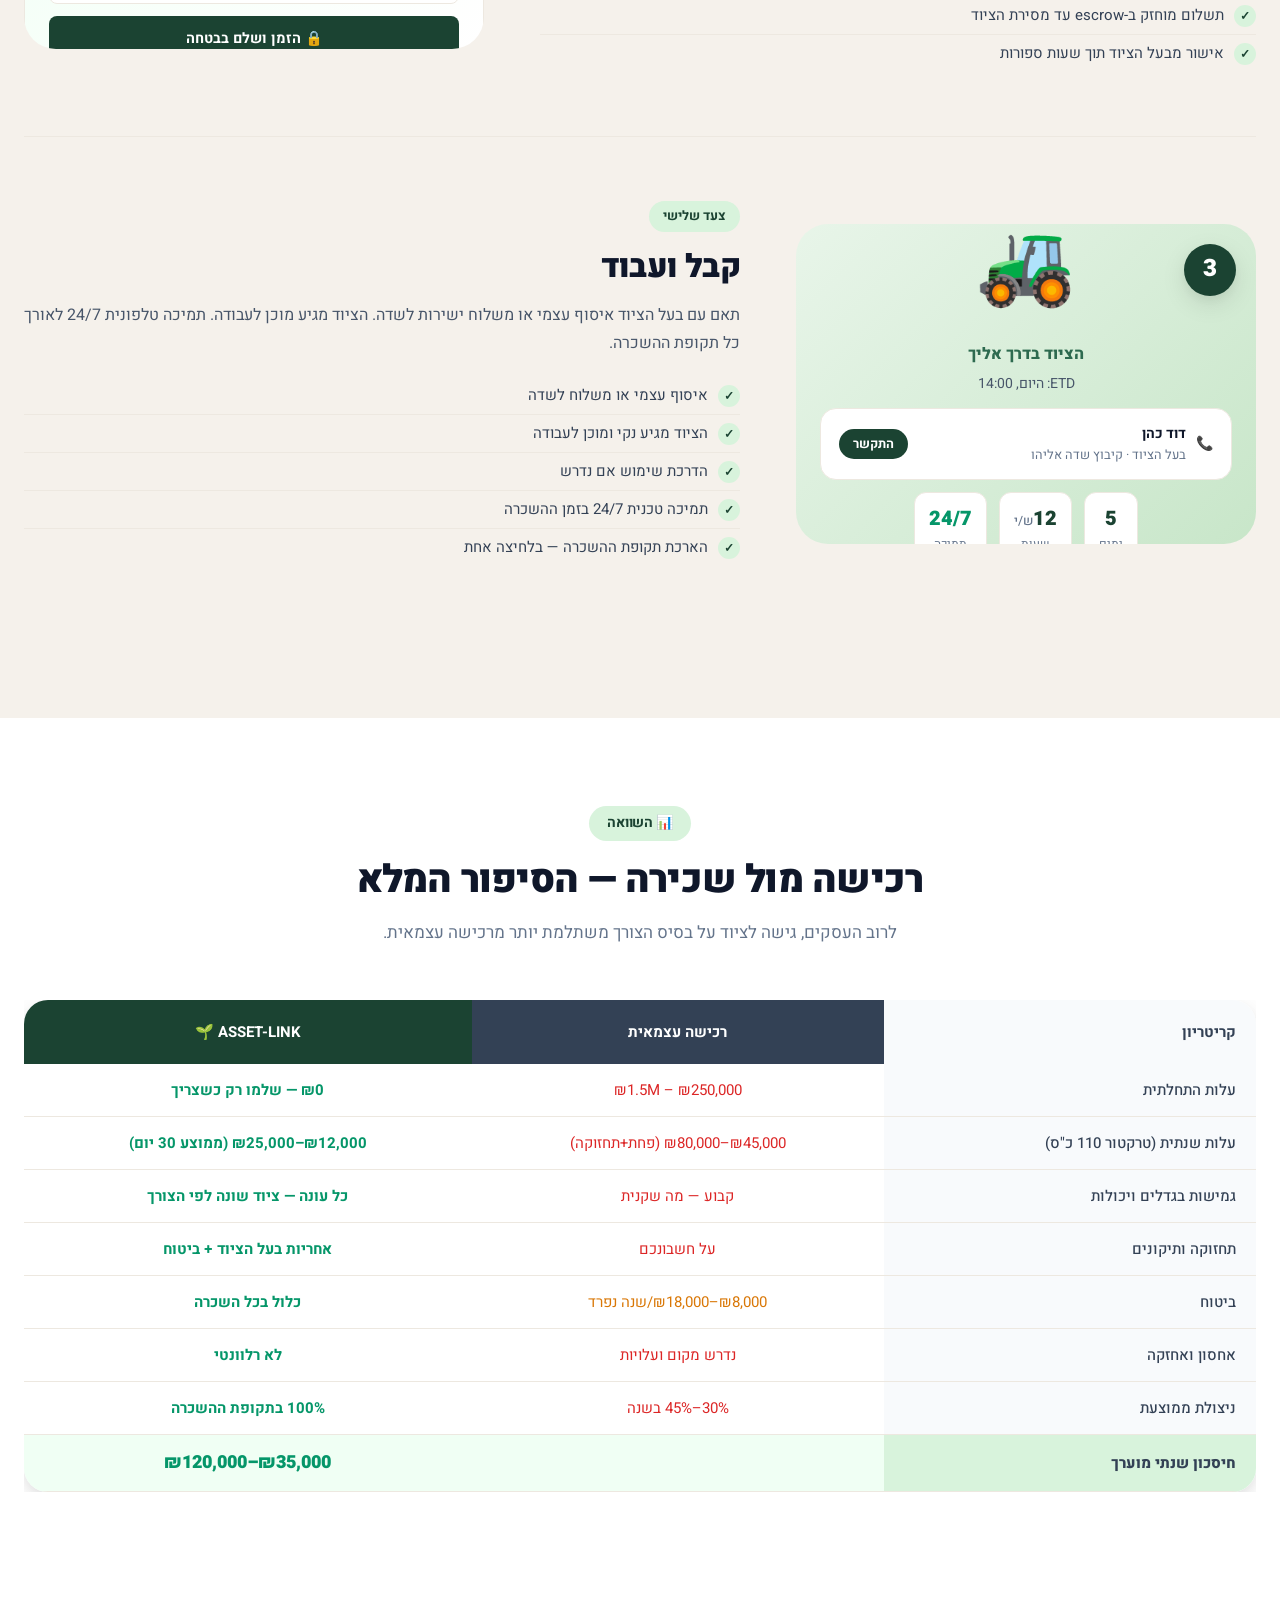
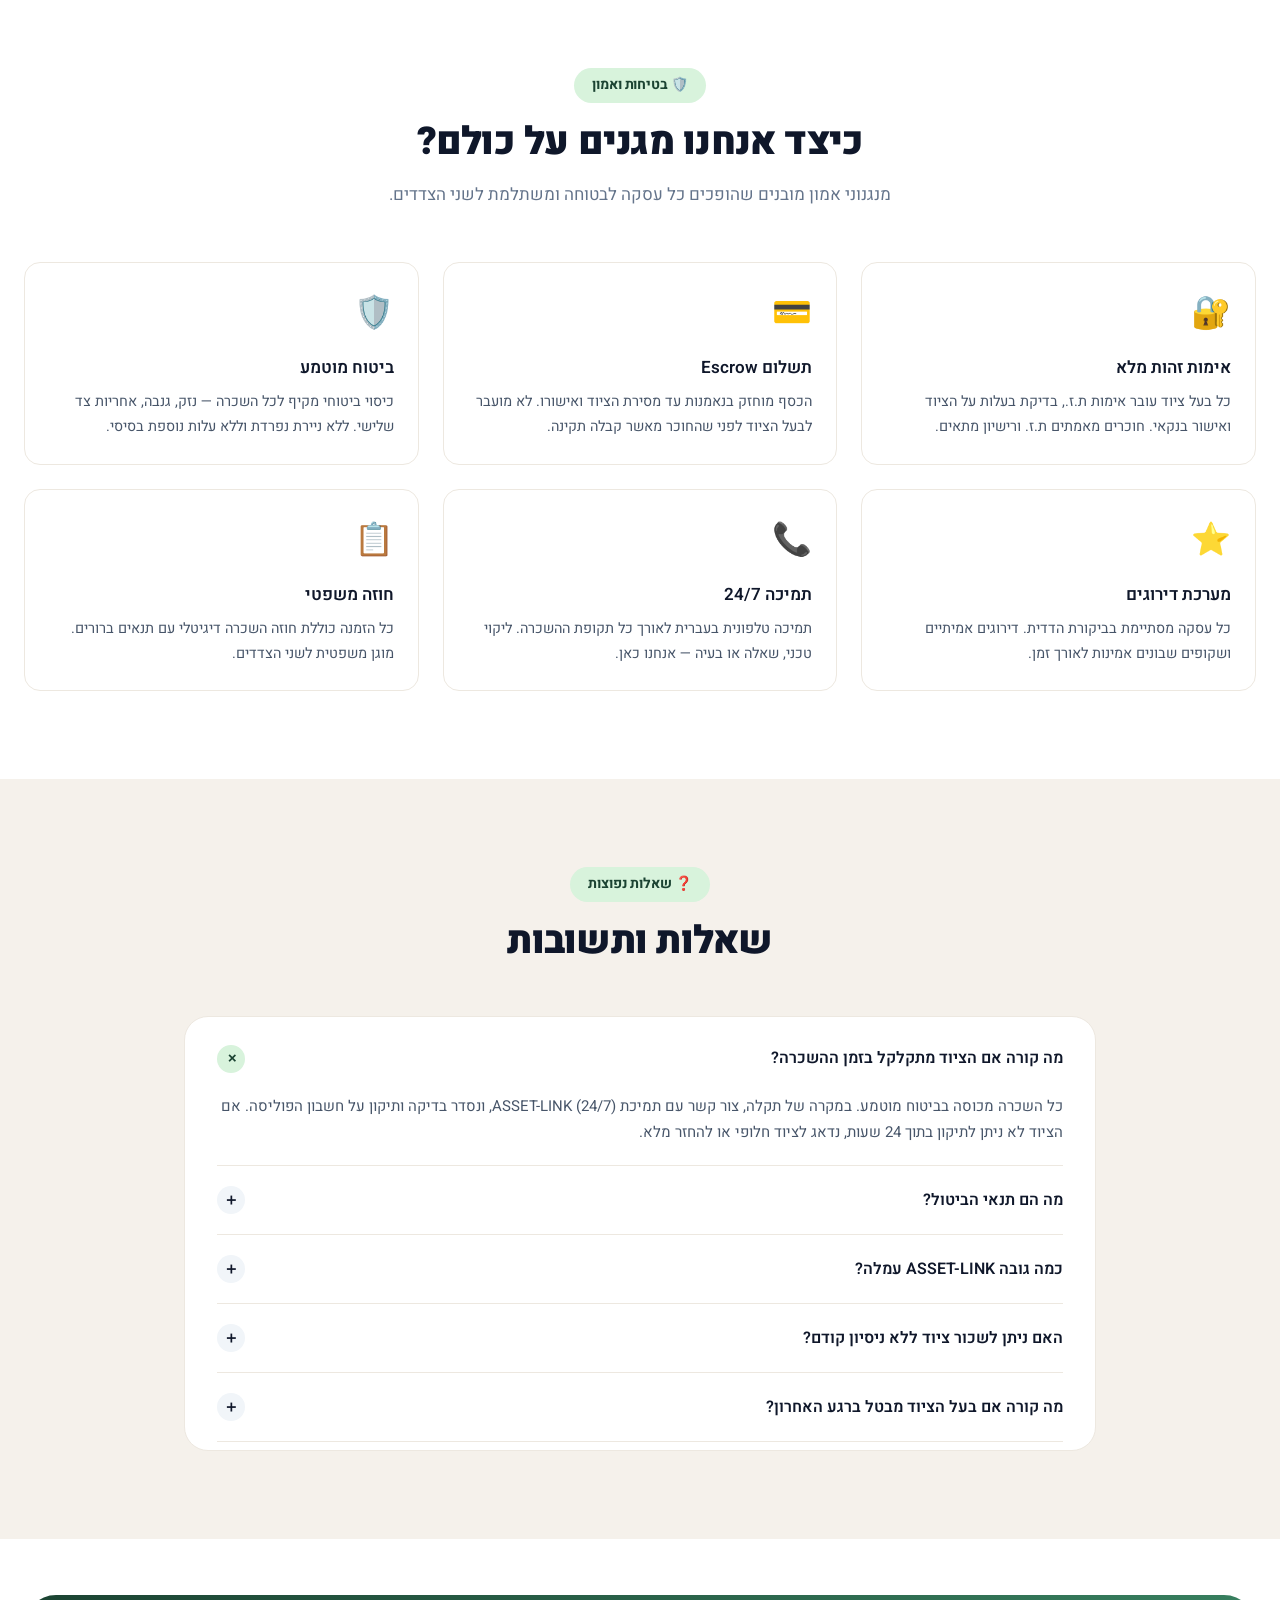
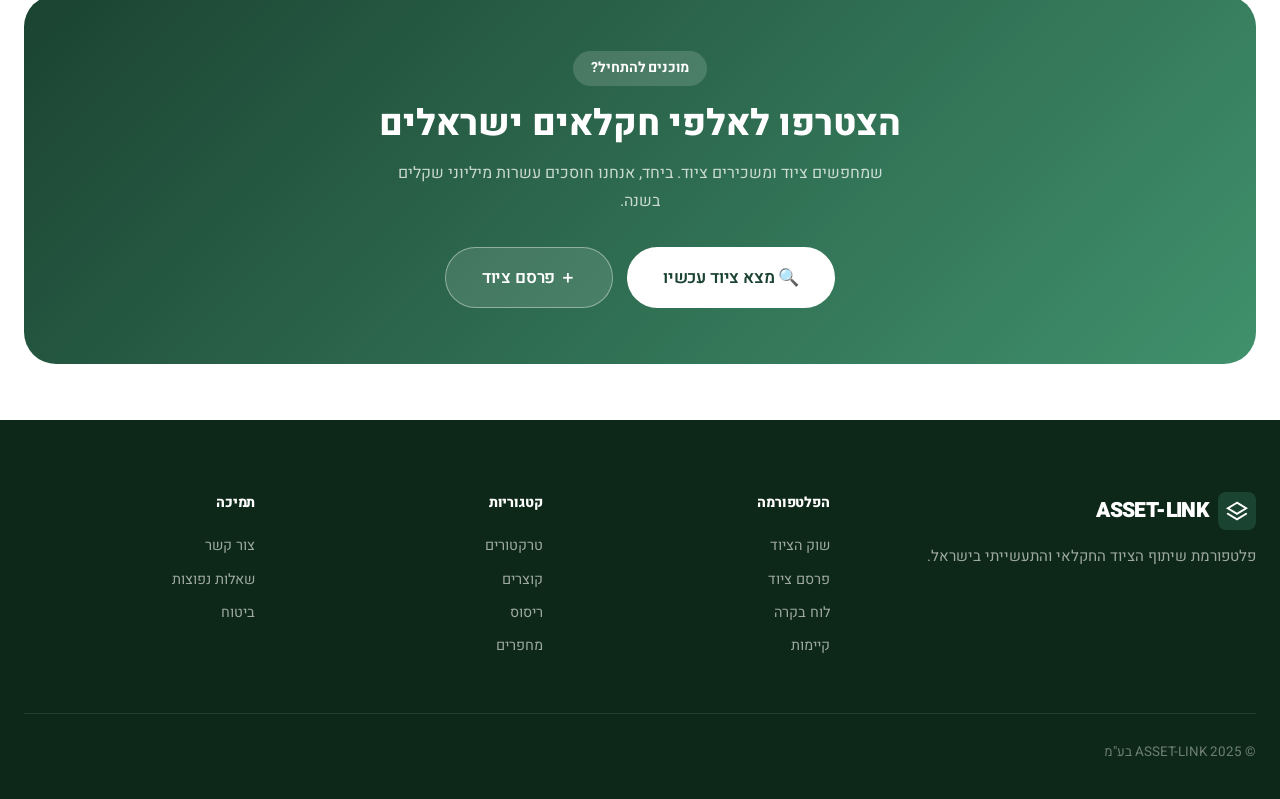
<file: how-it-works.html>
<!DOCTYPE html>
<html lang="he" dir="rtl">
<head>
  <meta charset="UTF-8">
  <meta name="viewport" content="width=device-width, initial-scale=1.0">
  <title>איך זה עובד — ASSET-LINK</title>
  <link rel="stylesheet" href="css/styles.css">
  <style>
    .hiw-hero {
      background: linear-gradient(160deg, var(--primary) 0%, var(--primary-700) 100%);
      padding: calc(var(--nav-h) + 64px) 0 72px;
      text-align: center;
      position: relative;
      overflow: hidden;
    }
    .hiw-hero::before {
      content: '';
      position: absolute;
      inset: 0;
      background: url('https://images.unsplash.com/photo-1464226184884-fa280b87c399?auto=format&fit=crop&w=1400&q=40') center/cover;
      opacity: 0.1;
    }
    .hiw-hero-content { position: relative; z-index: 2; }
    .hiw-hero h1 { color: white; margin-bottom: 16px; }
    .hiw-hero p  { color: rgba(255,255,255,0.75); font-size: 1.125rem; max-width: 560px; margin: 0 auto; }

    /* Big process steps */
    .big-step {
      display: flex;
      align-items: center;
      gap: 56px;
      padding: 64px 0;
      border-bottom: 1px solid var(--border-light);
    }

    .big-step:last-child { border-bottom: none; }
    .big-step.reverse   { flex-direction: row-reverse; }

    .big-step-visual {
      flex-shrink: 0;
      width: 460px;
      height: 320px;
      border-radius: var(--r-2xl);
      overflow: hidden;
      position: relative;
    }

    .big-step-num {
      position: absolute;
      top: 20px;
      right: 20px;
      width: 52px; height: 52px;
      background: var(--primary);
      color: white;
      border-radius: var(--r-full);
      display: flex; align-items: center; justify-content: center;
      font-size: 1.5rem;
      font-weight: 900;
      box-shadow: var(--sh-md);
      z-index: 2;
    }

    .big-step-content { flex: 1; }

    .big-step-tag {
      display: inline-flex;
      align-items: center;
      gap: 6px;
      background: var(--primary-100);
      color: var(--primary);
      border-radius: var(--r-full);
      padding: 5px 14px;
      font-size: 0.8125rem;
      font-weight: 700;
      margin-bottom: 14px;
    }

    .big-step-title { font-size: 2rem; font-weight: 900; margin-bottom: 14px; letter-spacing: -0.02em; }
    .big-step-desc  { font-size: 1rem; color: var(--n-600); line-height: 1.75; margin-bottom: 20px; }

    .feature-list { list-style: none; padding: 0; margin: 0; }

    .feature-list li {
      display: flex;
      align-items: flex-start;
      gap: 10px;
      font-size: 0.9375rem;
      color: var(--n-700);
      padding: 7px 0;
      border-bottom: 1px solid var(--border-light);
      line-height: 1.5;
    }

    .feature-list li:last-child { border-bottom: none; }

    .feature-check {
      width: 22px; height: 22px;
      background: var(--primary-100);
      color: var(--primary);
      border-radius: var(--r-full);
      display: flex; align-items: center; justify-content: center;
      font-size: 0.75rem;
      font-weight: 800;
      flex-shrink: 0;
      margin-top: 1px;
    }

    /* Card mockups inside step visuals */
    .mockup-search {
      background: white;
      height: 100%;
      padding: 24px;
      display: flex;
      flex-direction: column;
      gap: 14px;
      border: 1px solid var(--border-light);
    }

    .mockup-booking {
      background: linear-gradient(135deg, var(--primary-50) 0%, white 100%);
      height: 100%;
      padding: 24px;
      display: flex;
      flex-direction: column;
      gap: 12px;
      border: 1px solid var(--border-light);
    }

    .mockup-delivery {
      background: linear-gradient(135deg, #e8f5e9 0%, #c8e6c9 100%);
      height: 100%;
      display: flex;
      align-items: center;
      justify-content: center;
      flex-direction: column;
      gap: 12px;
    }

    /* Comparison table */
    .compare-table-wrap {
      overflow-x: auto;
    }

    .compare-table {
      width: 100%;
      border-collapse: collapse;
    }

    .compare-table th {
      padding: 16px 20px;
      text-align: center;
      font-size: 0.9375rem;
      font-weight: 700;
      color: white;
    }

    .compare-table th:first-child { text-align: right; color: var(--n-700); background: white; font-size: 0.9375rem; }

    .compare-table th.col-buy  { background: var(--n-700); }
    .compare-table th.col-rent { background: var(--primary); }

    .compare-table td {
      padding: 14px 20px;
      font-size: 0.9375rem;
      border-bottom: 1px solid var(--border-light);
      text-align: center;
    }

    .compare-table td:first-child {
      text-align: right;
      font-weight: 500;
      color: var(--n-700);
      background: var(--n-50);
    }

    .compare-table td.good { color: var(--success); font-weight: 700; }
    .compare-table td.bad  { color: var(--error); }
    .compare-table td.mid  { color: var(--warning); }

    /* Trust timeline */
    .trust-timeline { position: relative; padding-right: 24px; }

    .trust-timeline::before {
      content: '';
      position: absolute;
      right: 8px; top: 0; bottom: 0;
      width: 2px;
      background: linear-gradient(180deg, var(--primary) 0%, var(--primary-200) 100%);
    }

    .trust-step {
      display: flex;
      align-items: flex-start;
      gap: 20px;
      margin-bottom: 28px;
      position: relative;
    }

    .trust-step-dot {
      width: 18px; height: 18px;
      border-radius: var(--r-full);
      background: var(--primary);
      border: 3px solid white;
      box-shadow: 0 0 0 2px var(--primary-300);
      flex-shrink: 0;
      margin-right: -9px;
      margin-top: 2px;
    }

    .trust-step-content { flex: 1; }
    .trust-step-title { font-weight: 700; font-size: 0.9375rem; color: var(--n-900); margin-bottom: 3px; }
    .trust-step-desc  { font-size: 0.875rem; color: var(--n-500); line-height: 1.55; }

    /* FAQ */
    .faq-item {
      border-bottom: 1px solid var(--border-light);
    }

    .faq-q {
      display: flex;
      align-items: center;
      justify-content: space-between;
      gap: 12px;
      padding: 20px 0;
      cursor: pointer;
      font-size: 1rem;
      font-weight: 600;
      color: var(--n-900);
      transition: var(--ease);
    }

    .faq-q:hover { color: var(--primary); }

    .faq-toggle {
      width: 28px; height: 28px;
      border-radius: var(--r-full);
      background: var(--n-100);
      display: flex; align-items: center; justify-content: center;
      font-size: 1rem;
      flex-shrink: 0;
      transition: var(--ease);
    }

    .faq-item.open .faq-toggle { background: var(--primary-100); color: var(--primary); transform: rotate(45deg); }

    .faq-a {
      font-size: 0.9375rem;
      color: var(--n-600);
      line-height: 1.75;
      padding-bottom: 20px;
      display: none;
    }

    .faq-item.open .faq-a { display: block; }

    /* Pricing card */
    .pricing-card {
      background: white;
      border-radius: var(--r-xl);
      border: 1.5px solid var(--border-light);
      padding: 36px 32px;
      text-align: center;
      transition: var(--ease-slow);
      position: relative;
    }

    .pricing-card:hover { transform: translateY(-4px); box-shadow: var(--sh-xl); border-color: var(--primary-300); }

    .pricing-card.featured {
      border-color: var(--primary);
      background: linear-gradient(180deg, var(--primary-50) 0%, white 50%);
    }

    .pricing-card.featured::before {
      content: 'הכי פופולרי';
      position: absolute;
      top: -14px;
      right: 50%;
      transform: translateX(50%);
      background: var(--primary);
      color: white;
      padding: 4px 16px;
      border-radius: var(--r-full);
      font-size: 0.8rem;
      font-weight: 800;
      white-space: nowrap;
    }

    .pricing-price { font-size: 2.5rem; font-weight: 900; color: var(--n-900); letter-spacing: -0.04em; }
    .pricing-period { font-size: 0.875rem; color: var(--n-500); margin-top: 4px; }
    .pricing-name { font-size: 1.125rem; font-weight: 800; margin-bottom: 6px; }
    .pricing-desc { font-size: 0.875rem; color: var(--n-500); margin-bottom: 24px; }

    .pricing-features { text-align: right; }
    .pricing-feature {
      display: flex;
      align-items: center;
      gap: 10px;
      padding: 8px 0;
      font-size: 0.9rem;
      color: var(--n-700);
      border-bottom: 1px solid var(--border-light);
    }

    .pricing-feature:last-child { border-bottom: none; }
  </style>
</head>
<body>

<nav class="nav" id="main-nav">
  <div class="container nav-inner">
    <a href="index.html" class="nav-logo">
      <div class="nav-logo-mark"><svg viewBox="0 0 24 24"><path d="M12 3L2 9l10 6 10-6-10-6z"/><path d="M2 15l10 6 10-6"/></svg></div>
      <span class="nav-logo-text">ASSET<span>-LINK</span></span>
    </a>
    <div class="nav-links">
      <a href="marketplace.html" class="nav-link">שוק הציוד</a>
      <a href="how-it-works.html" class="nav-link active">איך זה עובד</a>
      <a href="list-equipment.html" class="nav-link">הצג ציוד</a>
      <a href="dashboard.html" class="nav-link">לוח בקרה</a>
      <a href="sustainability.html" class="nav-link">קיימות</a>
    </div>
    <div class="nav-actions">
      <a href="#" class="nav-login">כניסה</a>
      <a href="list-equipment.html" class="btn btn-primary btn-sm">הצג את הציוד שלך</a>
    </div>
  </div>
</nav>

<!-- Hero -->
<div class="hiw-hero">
  <div class="container hiw-hero-content">
    <div class="section-tag" style="margin-bottom:16px; background:rgba(255,255,255,0.15); color:white; border:1px solid rgba(255,255,255,0.25);">⚙️ כל מה שצריך לדעת</div>
    <h1>איך ASSET-LINK עובדת?</h1>
    <p>תהליך פשוט, בטוח ומאובטח — לשני הצדדים. מהחיפוש עד לתשלום בלא יותר מ-24 שעות.</p>
  </div>
</div>

<!-- Mode Selector -->
<section style="background:white; padding:0; position:sticky; top:var(--nav-h); z-index:100; border-bottom:1px solid var(--border-light);">
  <div class="container">
    <div class="tabs" style="display:flex; align-items:center; gap:0;">
      <button class="tab-btn active" data-tab="renters" style="border-radius:0; padding:20px 28px; font-size:1rem; border-bottom:3px solid var(--primary); color:var(--primary);">🔍 אני מחפש ציוד לשכור</button>
      <button class="tab-btn" data-tab="owners" style="border-radius:0; padding:20px 28px; font-size:1rem;">💰 יש לי ציוד להשכיר</button>
    </div>
  </div>
</section>

<!-- For Renters -->
<div class="tab-panel" data-panel="renters" style="display:block;">

  <section class="section" style="background:var(--bg);">
    <div class="container">
      <div class="section-header animate-in">
        <div class="section-tag">לחוכרים</div>
        <h2 class="section-title">3 צעדים פשוטים לגישה לציוד</h2>
        <p class="section-sub">מחיפוש ועד ציוד בשדה שלך — הכל תוך 24 שעות.</p>
      </div>

      <!-- Step 1 -->
      <div class="big-step animate-in">
        <div class="big-step-visual">
          <div class="big-step-num">1</div>
          <div class="mockup-search">
            <div style="font-size:0.75rem; font-weight:700; color:var(--n-400); text-transform:uppercase; letter-spacing:0.08em;">חיפוש ציוד</div>
            <div style="background:var(--n-100); border-radius:var(--r-full); padding:10px 16px; display:flex; gap:8px; align-items:center; font-size:0.875rem; color:var(--n-500);">🔍 טרקטור, עמק יזרעאל, יולי 2025</div>
            <div style="display:flex; gap:6px; flex-wrap:wrap;">
              <span class="badge badge-green">טרקטורים</span>
              <span class="badge badge-earth">עמק יזרעאל</span>
              <span class="badge badge-gray">עד ₪1,000/יום</span>
            </div>
            <div style="display:grid; grid-template-columns:1fr 1fr; gap:10px;">
              <div style="background:var(--n-50); border-radius:var(--r); padding:12px; border:1px solid var(--border-light);">
                <div style="height:60px; background:linear-gradient(135deg,var(--primary),var(--primary-600)); border-radius:var(--r-sm); margin-bottom:8px;"></div>
                <div style="font-size:0.8rem; font-weight:700;">ג'ון דיר 6110M</div>
                <div style="font-size:0.75rem; color:var(--n-500);">עמק יזרעאל</div>
                <div style="font-size:0.875rem; font-weight:900; color:var(--primary); margin-top:4px;">₪850/יום</div>
              </div>
              <div style="background:var(--n-50); border-radius:var(--r); padding:12px; border:1.5px solid var(--primary);">
                <div style="height:60px; background:linear-gradient(135deg,var(--primary-600),var(--primary-400)); border-radius:var(--r-sm); margin-bottom:8px;"></div>
                <div style="font-size:0.8rem; font-weight:700;">ניו הולנד T7</div>
                <div style="font-size:0.75rem; color:var(--n-500);">גליל תחתון</div>
                <div style="font-size:0.875rem; font-weight:900; color:var(--primary); margin-top:4px;">₪1,100/יום</div>
              </div>
            </div>
          </div>
        </div>
        <div class="big-step-content">
          <div class="big-step-tag">צעד ראשון</div>
          <h3 class="big-step-title">חפש ציוד זמין</h3>
          <p class="big-step-desc">הזן סוג ציוד, אזור ותאריכים — וקבל תוצאות מאומתות ורלוונטיות. כל ציוד כולל תמונות, מפרט טכני, היסטוריית תחזוקה ותנאי השכרה מפורטים.</p>
          <ul class="feature-list">
            <li><span class="feature-check">✓</span> פילטרים לפי אזור, סוג, מחיר וזמינות</li>
            <li><span class="feature-check">✓</span> השוואת מחירים ומפרטים בין ציודים</li>
            <li><span class="feature-check">✓</span> לוח זמינות מפורט לכל ציוד</li>
            <li><span class="feature-check">✓</span> ביקורות אמיתיות מחוכרים קודמים</li>
            <li><span class="feature-check">✓</span> פרופיל בעל הציוד עם ניקוד אמינות</li>
          </ul>
        </div>
      </div>

      <!-- Step 2 -->
      <div class="big-step reverse animate-in">
        <div class="big-step-visual">
          <div class="big-step-num">2</div>
          <div class="mockup-booking">
            <div style="font-size:0.75rem; font-weight:700; color:var(--n-400); text-transform:uppercase; letter-spacing:0.08em;">הזמנה ותשלום</div>
            <div style="display:grid; grid-template-columns:1fr 1fr; gap:8px;">
              <div style="background:white; border:1.5px solid var(--primary); border-radius:var(--r-sm); padding:10px;">
                <div style="font-size:0.7rem; font-weight:700; color:var(--n-500);">כניסה</div>
                <div style="font-size:0.9rem; font-weight:700;">7 יולי 2025</div>
              </div>
              <div style="background:white; border:1.5px solid var(--primary); border-radius:var(--r-sm); padding:10px;">
                <div style="font-size:0.7rem; font-weight:700; color:var(--n-500);">יציאה</div>
                <div style="font-size:0.9rem; font-weight:700;">11 יולי 2025</div>
              </div>
            </div>
            <div style="background:white; border-radius:var(--r-sm); padding:12px; border:1px solid var(--border-light);">
              <div style="font-size:0.8rem; color:var(--n-600); display:flex; justify-content:space-between; margin-bottom:6px;"><span>₪850 × 5 ימים</span><span>₪4,250</span></div>
              <div style="font-size:0.8rem; color:var(--n-600); display:flex; justify-content:space-between; margin-bottom:6px;"><span>עמלת שירות</span><span>₪212</span></div>
              <div style="font-size:0.8rem; color:var(--success); display:flex; justify-content:space-between; margin-bottom:10px;"><span>ביטוח</span><span>כלול ✓</span></div>
              <div style="font-size:1rem; font-weight:900; display:flex; justify-content:space-between; border-top:1px solid var(--border-light); padding-top:8px;"><span>סה"כ</span><span>₪4,462</span></div>
            </div>
            <button style="width:100%; background:var(--primary); color:white; border:none; border-radius:var(--r-sm); padding:12px; font-weight:700; font-size:0.9rem; font-family:var(--font); cursor:pointer;">🔒 הזמן ושלם בבטחה</button>
            <div style="text-align:center; font-size:0.75rem; color:var(--n-400);">SSL מאובטח · Visa, Mastercard, bit</div>
          </div>
        </div>
        <div class="big-step-content">
          <div class="big-step-tag">צעד שני</div>
          <h3 class="big-step-title">הזמן בבטחה</h3>
          <p class="big-step-desc">הזמנה מאובטחת ישירות בפלטפורמה. בחר תאריכים, בחר איסוף עצמי או משלוח לשדה, ושלם בכרטיס אשראי או bit. ביטוח מוטמע בכל הזמנה.</p>
          <ul class="feature-list">
            <li><span class="feature-check">✓</span> תשלום מאובטח — SSL מלא</li>
            <li><span class="feature-check">✓</span> ביטוח מוטמע ללא עלות נוספת</li>
            <li><span class="feature-check">✓</span> ביטול חינם עד 48 שעות לפני</li>
            <li><span class="feature-check">✓</span> תשלום מוחזק ב-escrow עד מסירת הציוד</li>
            <li><span class="feature-check">✓</span> אישור מבעל הציוד תוך שעות ספורות</li>
          </ul>
        </div>
      </div>

      <!-- Step 3 -->
      <div class="big-step animate-in">
        <div class="big-step-visual">
          <div class="big-step-num">3</div>
          <div class="mockup-delivery">
            <div style="font-size:5rem;">🚜</div>
            <div style="text-align:center; padding:0 24px;">
              <div style="font-size:1rem; font-weight:800; color:var(--primary-700); margin-bottom:6px;">הציוד בדרך אליך</div>
              <div style="font-size:0.875rem; color:var(--n-600);">ETD: היום, 14:00</div>
            </div>
            <div style="background:white; border-radius:var(--r-lg); padding:14px 18px; margin:0 24px; width:calc(100% - 48px); border:1px solid var(--border-light);">
              <div style="display:flex; align-items:center; gap:10px; font-size:0.875rem;">
                <span>📞</span>
                <div>
                  <div style="font-weight:700; color:var(--n-900);">דוד כהן</div>
                  <div style="color:var(--n-500); font-size:0.8rem;">בעל הציוד · קיבוץ שדה אליהו</div>
                </div>
                <div style="margin-right:auto;">
                  <button style="background:var(--primary); color:white; border:none; border-radius:var(--r-full); padding:6px 14px; font-size:0.8rem; font-weight:700; cursor:pointer; font-family:var(--font);">התקשר</button>
                </div>
              </div>
            </div>
            <div style="display:flex; gap:12px; padding:0 24px;">
              <div style="text-align:center; background:white; border-radius:var(--r); padding:10px 14px; flex:1; border:1px solid var(--border-light);">
                <div style="font-size:1.25rem; font-weight:900; color:var(--primary);">5</div>
                <div style="font-size:0.75rem; color:var(--n-500);">ימים</div>
              </div>
              <div style="text-align:center; background:white; border-radius:var(--r); padding:10px 14px; flex:1; border:1px solid var(--border-light);">
                <div style="font-size:1.25rem; font-weight:900; color:var(--primary);">12<span style="font-size:0.8rem; font-weight:500; color:var(--n-500);">ש/י</span></div>
                <div style="font-size:0.75rem; color:var(--n-500);">שעות</div>
              </div>
              <div style="text-align:center; background:white; border-radius:var(--r); padding:10px 14px; flex:1; border:1px solid var(--border-light);">
                <div style="font-size:1.25rem; font-weight:900; color:var(--success);">24/7</div>
                <div style="font-size:0.75rem; color:var(--n-500);">תמיכה</div>
              </div>
            </div>
          </div>
        </div>
        <div class="big-step-content">
          <div class="big-step-tag">צעד שלישי</div>
          <h3 class="big-step-title">קבל ועבוד</h3>
          <p class="big-step-desc">תאם עם בעל הציוד איסוף עצמי או משלוח ישירות לשדה. הציוד מגיע מוכן לעבודה. תמיכה טלפונית 24/7 לאורך כל תקופת ההשכרה.</p>
          <ul class="feature-list">
            <li><span class="feature-check">✓</span> איסוף עצמי או משלוח לשדה</li>
            <li><span class="feature-check">✓</span> הציוד מגיע נקי ומוכן לעבודה</li>
            <li><span class="feature-check">✓</span> הדרכת שימוש אם נדרש</li>
            <li><span class="feature-check">✓</span> תמיכה טכנית 24/7 בזמן ההשכרה</li>
            <li><span class="feature-check">✓</span> הארכת תקופת ההשכרה — בלחיצה אחת</li>
          </ul>
        </div>
      </div>
    </div>
  </section>

  <!-- Buy vs Rent Comparison -->
  <section class="section" style="background:white;">
    <div class="container">
      <div class="section-header animate-in">
        <div class="section-tag">📊 השוואה</div>
        <h2 class="section-title">רכישה מול שכירה — הסיפור המלא</h2>
        <p class="section-sub">לרוב העסקים, גישה לציוד על בסיס הצורך משתלמת יותר מרכישה עצמאית.</p>
      </div>

      <div class="compare-table-wrap">
        <table class="compare-table" style="border-radius:var(--r-xl); overflow:hidden; box-shadow:var(--sh-md);">
          <thead>
            <tr>
              <th style="padding:20px; background:var(--n-50);">קריטריון</th>
              <th class="col-buy">רכישה עצמאית</th>
              <th class="col-rent">ASSET-LINK 🌱</th>
            </tr>
          </thead>
          <tbody>
            <tr><td>עלות התחלתית</td><td class="bad">₪250,000 – ₪1.5M</td><td class="good">₪0 — שלמו רק כשצריך</td></tr>
            <tr><td>עלות שנתית (טרקטור 110 כ"ס)</td><td class="bad">₪45,000–₪80,000 (פחת+תחזוקה)</td><td class="good">₪12,000–₪25,000 (ממוצע 30 יום)</td></tr>
            <tr><td>גמישות בגדלים ויכולות</td><td class="bad">קבוע — מה שקנית</td><td class="good">כל עונה — ציוד שונה לפי הצורך</td></tr>
            <tr><td>תחזוקה ותיקונים</td><td class="bad">על חשבונכם</td><td class="good">אחריות בעל הציוד + ביטוח</td></tr>
            <tr><td>ביטוח</td><td class="mid">₪8,000–₪18,000/שנה נפרד</td><td class="good">כלול בכל השכרה</td></tr>
            <tr><td>אחסון ואחזקה</td><td class="bad">נדרש מקום ועלויות</td><td class="good">לא רלוונטי</td></tr>
            <tr><td>ניצולת ממוצעת</td><td class="bad">30%–45% בשנה</td><td class="good">100% בתקופת ההשכרה</td></tr>
            <tr style="background:var(--primary-50);"><td style="font-weight:800; background:var(--primary-100);">חיסכון שנתי מוערך</td><td></td><td class="good" style="font-size:1.125rem; font-weight:900;">₪35,000–₪120,000</td></tr>
          </tbody>
        </table>
      </div>
    </div>
  </section>

</div>

<!-- For Owners -->
<div class="tab-panel" data-panel="owners">

  <section class="section" style="background:var(--bg);">
    <div class="container">
      <div class="section-header animate-in">
        <div class="section-tag">לבעלי ציוד</div>
        <h2 class="section-title">הפכו ציוד מושבת להכנסה</h2>
        <p class="section-sub">3 צעדים פשוטים לציוד שמרוויח גם כשלא עובד.</p>
      </div>

      <div class="grid-3" style="gap:28px; max-width:860px; margin:0 auto;">
        <div style="background:white; border-radius:var(--r-xl); padding:32px 28px; border:1px solid var(--border-light); text-align:center; position:relative;">
          <div style="position:absolute;top:-16px;right:50%;transform:translateX(50%);width:32px;height:32px;background:var(--primary);color:white;border-radius:50%;display:flex;align-items:center;justify-content:center;font-weight:800;">1</div>
          <div style="font-size:2.5rem;margin-bottom:16px;">📸</div>
          <h4 style="margin-bottom:12px;">פרסם את הציוד</h4>
          <p style="font-size:0.9375rem;">העלה תמונות, מפרט ומחיר. אנחנו מאמתים ומפרסמים תוך 8 שעות. <strong>10 דקות עבודה.</strong></p>
        </div>
        <div style="background:white; border-radius:var(--r-xl); padding:32px 28px; border:1.5px solid var(--primary); background:var(--primary-50); text-align:center; position:relative;">
          <div style="position:absolute;top:-16px;right:50%;transform:translateX(50%);width:32px;height:32px;background:var(--primary);color:white;border-radius:50%;display:flex;align-items:center;justify-content:center;font-weight:800;">2</div>
          <div style="font-size:2.5rem;margin-bottom:16px;">🔔</div>
          <h4 style="margin-bottom:12px;">קבל בקשות</h4>
          <p style="font-size:0.9375rem;">בקשות הזמנה מגיעות בוואטסאפ ו-SMS. אתה מאשר או דוחה. שליטה מלאה בידיך.</p>
        </div>
        <div style="background:white; border-radius:var(--r-xl); padding:32px 28px; border:1px solid var(--border-light); text-align:center; position:relative;">
          <div style="position:absolute;top:-16px;right:50%;transform:translateX(50%);width:32px;height:32px;background:var(--primary);color:white;border-radius:50%;display:flex;align-items:center;justify-content:center;font-weight:800;">3</div>
          <div style="font-size:2.5rem;margin-bottom:16px;">💸</div>
          <h4 style="margin-bottom:12px;">קבל תשלום</h4>
          <p style="font-size:0.9375rem;">תשלום אוטומטי לחשבון הבנק תוך 48 שעות מסיום כל השכרה. ללא ניירת.</p>
        </div>
      </div>

      <!-- Income potential -->
      <div style="margin-top:64px; background:linear-gradient(135deg, var(--primary) 0%, var(--primary-700) 100%); border-radius:var(--r-2xl); padding:56px 48px; color:white;">
        <div class="section-header" style="margin-bottom:40px;">
          <div class="section-tag" style="background:rgba(255,255,255,0.15); color:white;">💰 פוטנציאל הכנסה</div>
          <h2 style="color:white; margin-bottom:12px;">כמה אפשר להרוויח?</h2>
          <p style="color:rgba(255,255,255,0.7);">ממוצע מבוסס על נתוני ASSET-LINK לשנת 2024–2025</p>
        </div>
        <div class="grid-3" style="gap:20px;">
          <div style="background:rgba(255,255,255,0.12); border-radius:var(--r-xl); padding:28px 24px; text-align:center; border:1px solid rgba(255,255,255,0.15);">
            <div style="font-size:0.875rem; font-weight:700; color:rgba(255,255,255,0.6); margin-bottom:8px; letter-spacing:0.05em; text-transform:uppercase;">טרקטור 100-120 כ"ס</div>
            <div style="font-size:2.25rem; font-weight:900; color:var(--primary-300); letter-spacing:-0.03em;">₪37,000</div>
            <div style="font-size:0.8125rem; color:rgba(255,255,255,0.6); margin-top:6px;">שנה · ממוצע 44 ימי השכרה</div>
          </div>
          <div style="background:rgba(255,255,255,0.18); border-radius:var(--r-xl); padding:28px 24px; text-align:center; border:2px solid rgba(255,255,255,0.3);">
            <div style="font-size:0.875rem; font-weight:700; color:rgba(255,255,255,0.7); margin-bottom:8px; letter-spacing:0.05em; text-transform:uppercase;">קומביין / קוצר</div>
            <div style="font-size:2.25rem; font-weight:900; color:white; letter-spacing:-0.03em;">₪178,000</div>
            <div style="font-size:0.8125rem; color:rgba(255,255,255,0.6); margin-top:6px;">שנה · ממוצע 47 ימי השכרה</div>
          </div>
          <div style="background:rgba(255,255,255,0.12); border-radius:var(--r-xl); padding:28px 24px; text-align:center; border:1px solid rgba(255,255,255,0.15);">
            <div style="font-size:0.875rem; font-weight:700; color:rgba(255,255,255,0.6); margin-bottom:8px; letter-spacing:0.05em; text-transform:uppercase;">מרסס שדה גדול</div>
            <div style="font-size:2.25rem; font-weight:900; color:var(--primary-300); letter-spacing:-0.03em;">₪52,000</div>
            <div style="font-size:0.8125rem; color:rgba(255,255,255,0.6); margin-top:6px;">שנה · ממוצע 72 ימי השכרה</div>
          </div>
        </div>
      </div>
    </div>
  </section>

</div>

<!-- Trust Mechanics -->
<section class="section" style="background:white;">
  <div class="container">
    <div class="section-header animate-in">
      <div class="section-tag">🛡️ בטיחות ואמון</div>
      <h2 class="section-title">כיצד אנחנו מגנים על כולם?</h2>
      <p class="section-sub">מנגנוני אמון מובנים שהופכים כל עסקה לבטוחה ומשתלמת לשני הצדדים.</p>
    </div>

    <div class="grid-3" style="gap:24px;">
      <div class="card-base p-6">
        <div style="font-size:2rem; margin-bottom:16px;">🔐</div>
        <h5 style="margin-bottom:8px;">אימות זהות מלא</h5>
        <p style="font-size:0.9rem;">כל בעל ציוד עובר אימות ת.ז., בדיקת בעלות על הציוד ואישור בנקאי. חוכרים מאמתים ת.ז. ורישיון מתאים.</p>
      </div>
      <div class="card-base p-6">
        <div style="font-size:2rem; margin-bottom:16px;">💳</div>
        <h5 style="margin-bottom:8px;">תשלום Escrow</h5>
        <p style="font-size:0.9rem;">הכסף מוחזק בנאמנות עד מסירת הציוד ואישורו. לא מועבר לבעל הציוד לפני שהחוכר מאשר קבלה תקינה.</p>
      </div>
      <div class="card-base p-6">
        <div style="font-size:2rem; margin-bottom:16px;">🛡️</div>
        <h5 style="margin-bottom:8px;">ביטוח מוטמע</h5>
        <p style="font-size:0.9rem;">כיסוי ביטוחי מקיף לכל השכרה — נזק, גנבה, אחריות צד שלישי. ללא ניירת נפרדת וללא עלות נוספת בסיסי.</p>
      </div>
      <div class="card-base p-6">
        <div style="font-size:2rem; margin-bottom:16px;">⭐</div>
        <h5 style="margin-bottom:8px;">מערכת דירוגים</h5>
        <p style="font-size:0.9rem;">כל עסקה מסתיימת בביקורת הדדית. דירוגים אמיתיים ושקופים שבונים אמינות לאורך זמן.</p>
      </div>
      <div class="card-base p-6">
        <div style="font-size:2rem; margin-bottom:16px;">📞</div>
        <h5 style="margin-bottom:8px;">תמיכה 24/7</h5>
        <p style="font-size:0.9rem;">תמיכה טלפונית בעברית לאורך כל תקופת ההשכרה. ליקוי טכני, שאלה או בעיה — אנחנו כאן.</p>
      </div>
      <div class="card-base p-6">
        <div style="font-size:2rem; margin-bottom:16px;">📋</div>
        <h5 style="margin-bottom:8px;">חוזה משפטי</h5>
        <p style="font-size:0.9rem;">כל הזמנה כוללת חוזה השכרה דיגיטלי עם תנאים ברורים. מוגן משפטית לשני הצדדים.</p>
      </div>
    </div>
  </div>
</section>

<!-- FAQ -->
<section class="section" style="background:var(--bg);">
  <div class="container container-narrow">
    <div class="section-header animate-in">
      <div class="section-tag">❓ שאלות נפוצות</div>
      <h2 class="section-title">שאלות ותשובות</h2>
    </div>

    <div style="background:white; border-radius:var(--r-xl); padding:8px 32px; border:1px solid var(--border-light);">
      <div class="faq-item open">
        <div class="faq-q" onclick="this.parentElement.classList.toggle('open')">
          מה קורה אם הציוד מתקלקל בזמן ההשכרה?
          <span class="faq-toggle">＋</span>
        </div>
        <div class="faq-a">כל השכרה מכוסה בביטוח מוטמע. במקרה של תקלה, צור קשר עם תמיכת ASSET-LINK (24/7), ונסדר בדיקה ותיקון על חשבון הפוליסה. אם הציוד לא ניתן לתיקון בתוך 24 שעות, נדאג לציוד חלופי או להחזר מלא.</div>
      </div>
      <div class="faq-item">
        <div class="faq-q" onclick="this.parentElement.classList.toggle('open')">
          מה הם תנאי הביטול?
          <span class="faq-toggle">＋</span>
        </div>
        <div class="faq-a">ביטול חינם עד 48 שעות לפני תחילת ההשכרה. ביטול בין 48 ל-24 שעות — 50% החזר. ביטול פחות מ-24 שעות לפני — ללא החזר. ביטול מצד בעל הציוד בכל שלב — החזר מלא + פיצוי של 15%.</div>
      </div>
      <div class="faq-item">
        <div class="faq-q" onclick="this.parentElement.classList.toggle('open')">
          כמה גובה ASSET-LINK עמלה?
          <span class="faq-toggle">＋</span>
        </div>
        <div class="faq-a">5% עמלה על כל עסקה מושלמת — מחולקת שווה בשווה (2.5% מהחוכר, 2.5% מבעל הציוד). אין דמי רישום, אין תשלום חודשי. משלמים רק כשמסתיימת עסקה בהצלחה.</div>
      </div>
      <div class="faq-item">
        <div class="faq-q" onclick="this.parentElement.classList.toggle('open')">
          האם ניתן לשכור ציוד ללא ניסיון קודם?
          <span class="faq-toggle">＋</span>
        </div>
        <div class="faq-a">כן. רוב בעלי הציוד מציעים הדרכת שימוש קצרה. לציוד הדורש רישיון (מחפרים, טרקטורים מסוימים) — תידרש להציג רישיון מתאים. ראה פרטים בכל מוצר.</div>
      </div>
      <div class="faq-item">
        <div class="faq-q" onclick="this.parentElement.classList.toggle('open')">
          מה קורה אם בעל הציוד מבטל ברגע האחרון?
          <span class="faq-toggle">＋</span>
        </div>
        <div class="faq-a">ביטול מצד בעל הציוד מקנה לחוכר החזר מלא + פיצוי 15% על עגמת נפש. בנוסף, ASSET-LINK תנסה לאתר ציוד חלופי מתאים באזור תוך שעות ספורות.</div>
      </div>
    </div>
  </div>
</section>

<!-- CTA -->
<section class="section-sm" style="background:white;">
  <div class="container">
    <div style="background:linear-gradient(135deg, var(--primary) 0%, var(--primary-600) 100%); border-radius:var(--r-2xl); padding:56px 48px; text-align:center; position:relative; overflow:hidden;">
      <div style="position:absolute;inset:0;background:url('https://images.unsplash.com/photo-1464226184884-fa280b87c399?auto=format&fit=crop&w=1200&q=30') center/cover;opacity:0.08;"></div>
      <div style="position:relative; z-index:2;">
        <div class="section-tag" style="background:rgba(255,255,255,0.15); color:white; margin-bottom:16px;">מוכנים להתחיל?</div>
        <h2 style="color:white; margin-bottom:14px; font-size:2.25rem;">הצטרפו לאלפי חקלאים ישראלים</h2>
        <p style="color:rgba(255,255,255,0.75); max-width:500px; margin:0 auto 32px; font-size:1rem;">שמחפשים ציוד ומשכירים ציוד. ביחד, אנחנו חוסכים עשרות מיליוני שקלים בשנה.</p>
        <div style="display:flex; gap:14px; justify-content:center; flex-wrap:wrap;">
          <a href="marketplace.html" class="btn btn-white btn-lg btn-pill">🔍 מצא ציוד עכשיו</a>
          <a href="list-equipment.html" class="btn btn-lg btn-pill" style="color:white; border:1.5px solid rgba(255,255,255,0.4); background:rgba(255,255,255,0.12);">＋ פרסם ציוד</a>
        </div>
      </div>
    </div>
  </div>
</section>

<footer class="footer">
  <div class="container">
    <div class="footer-grid">
      <div>
        <a href="index.html" class="nav-logo"><div class="nav-logo-mark"><svg viewBox="0 0 24 24"><path d="M12 3L2 9l10 6 10-6-10-6z"/><path d="M2 15l10 6 10-6"/></svg></div><span class="nav-logo-text" style="color:white;">ASSET<span style="color:var(--primary-300);">-LINK</span></span></a>
        <p class="footer-brand-tagline">פלטפורמת שיתוף הציוד החקלאי והתעשייתי בישראל.</p>
      </div>
      <div><div class="footer-col-title">הפלטפורמה</div><div class="footer-links"><a href="marketplace.html" class="footer-link">שוק הציוד</a><a href="list-equipment.html" class="footer-link">פרסם ציוד</a><a href="dashboard.html" class="footer-link">לוח בקרה</a><a href="sustainability.html" class="footer-link">קיימות</a></div></div>
      <div><div class="footer-col-title">קטגוריות</div><div class="footer-links"><a href="#" class="footer-link">טרקטורים</a><a href="#" class="footer-link">קוצרים</a><a href="#" class="footer-link">ריסוס</a><a href="#" class="footer-link">מחפרים</a></div></div>
      <div><div class="footer-col-title">תמיכה</div><div class="footer-links"><a href="#" class="footer-link">צור קשר</a><a href="#" class="footer-link">שאלות נפוצות</a><a href="#" class="footer-link">ביטוח</a></div></div>
    </div>
    <div class="footer-bottom"><span>© 2025 ASSET-LINK בע"מ</span></div>
  </div>
</footer>

<script src="js/main.js"></script>
<script>
  // Override tab styles for this page's inline-tab design
  document.querySelectorAll('.tab-btn').forEach(btn => {
    btn.addEventListener('click', function() {
      document.querySelectorAll('.tab-btn').forEach(b => {
        b.style.borderBottom = 'none';
        b.style.color = '';
        b.classList.remove('active');
      });
      this.style.borderBottom = '3px solid var(--primary)';
      this.style.color = 'var(--primary)';
      this.classList.add('active');
    });
  });
</script>
</body>
</html>
</file>
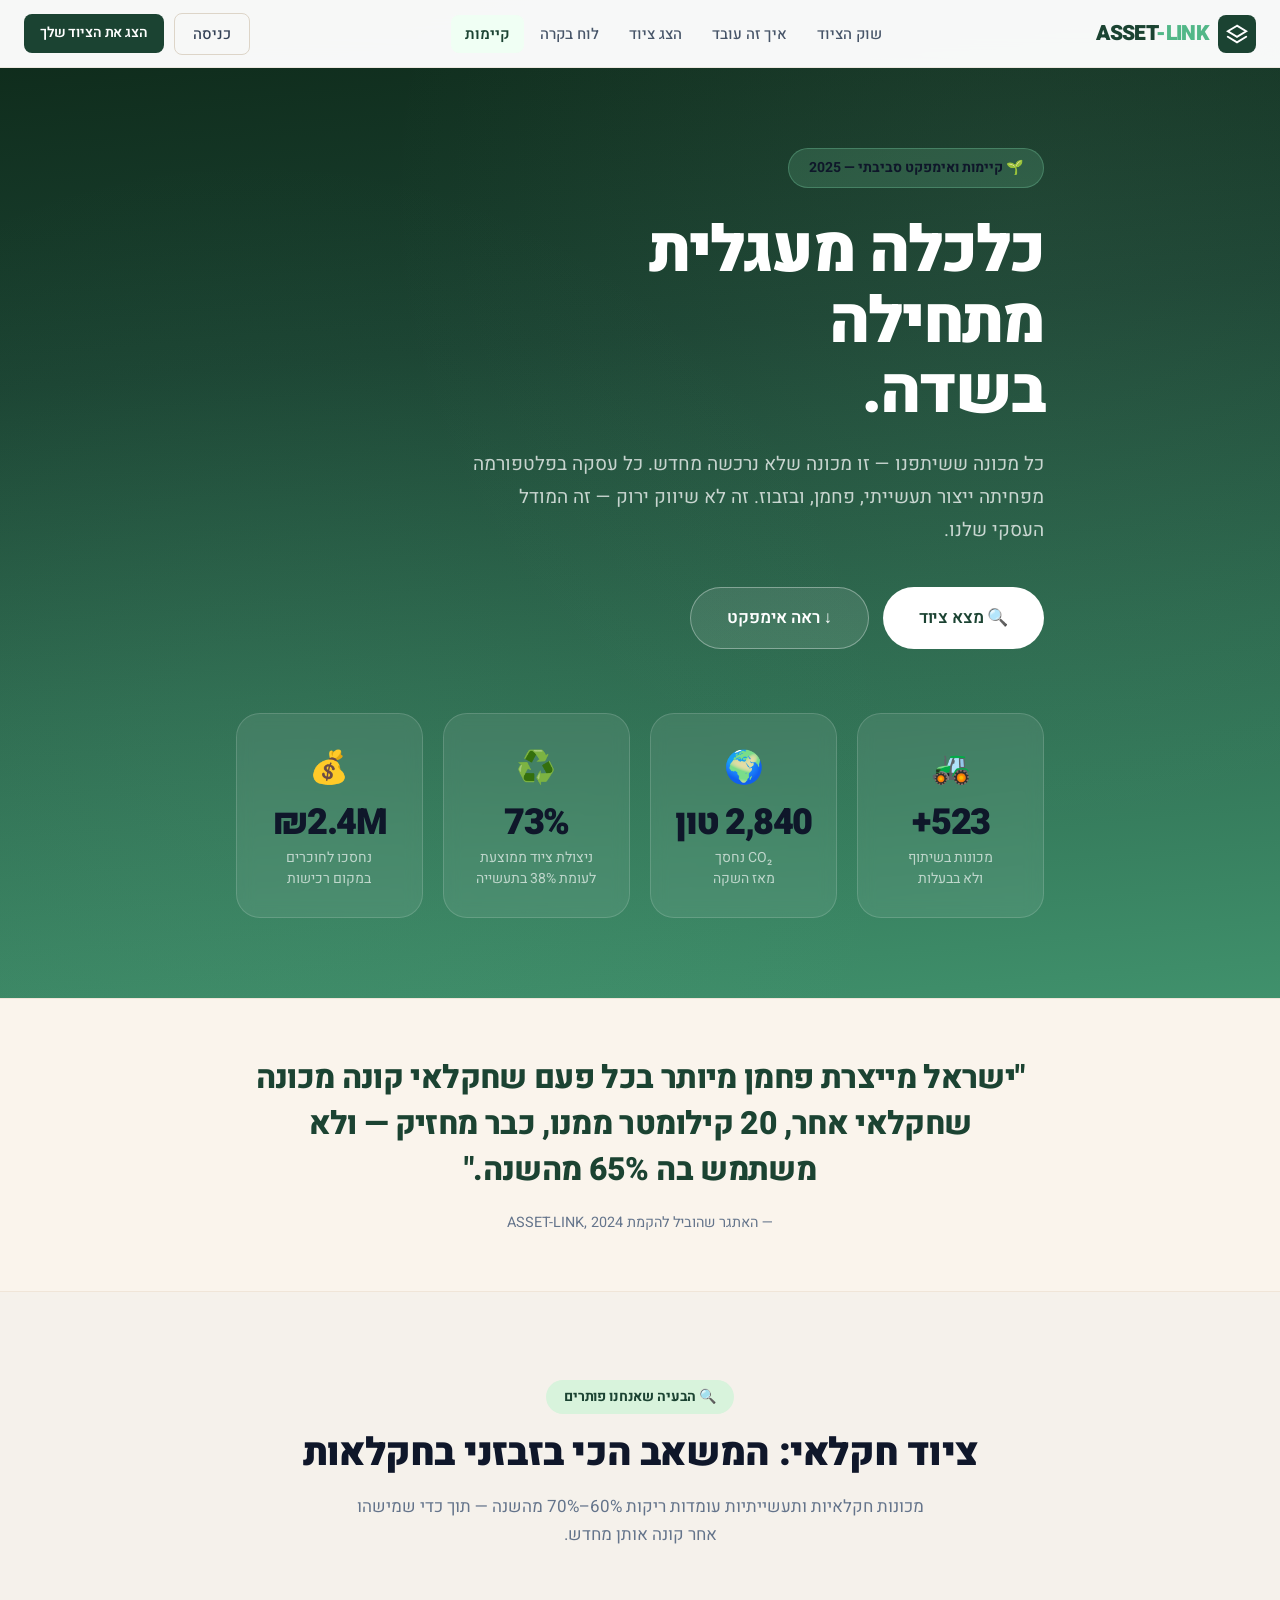
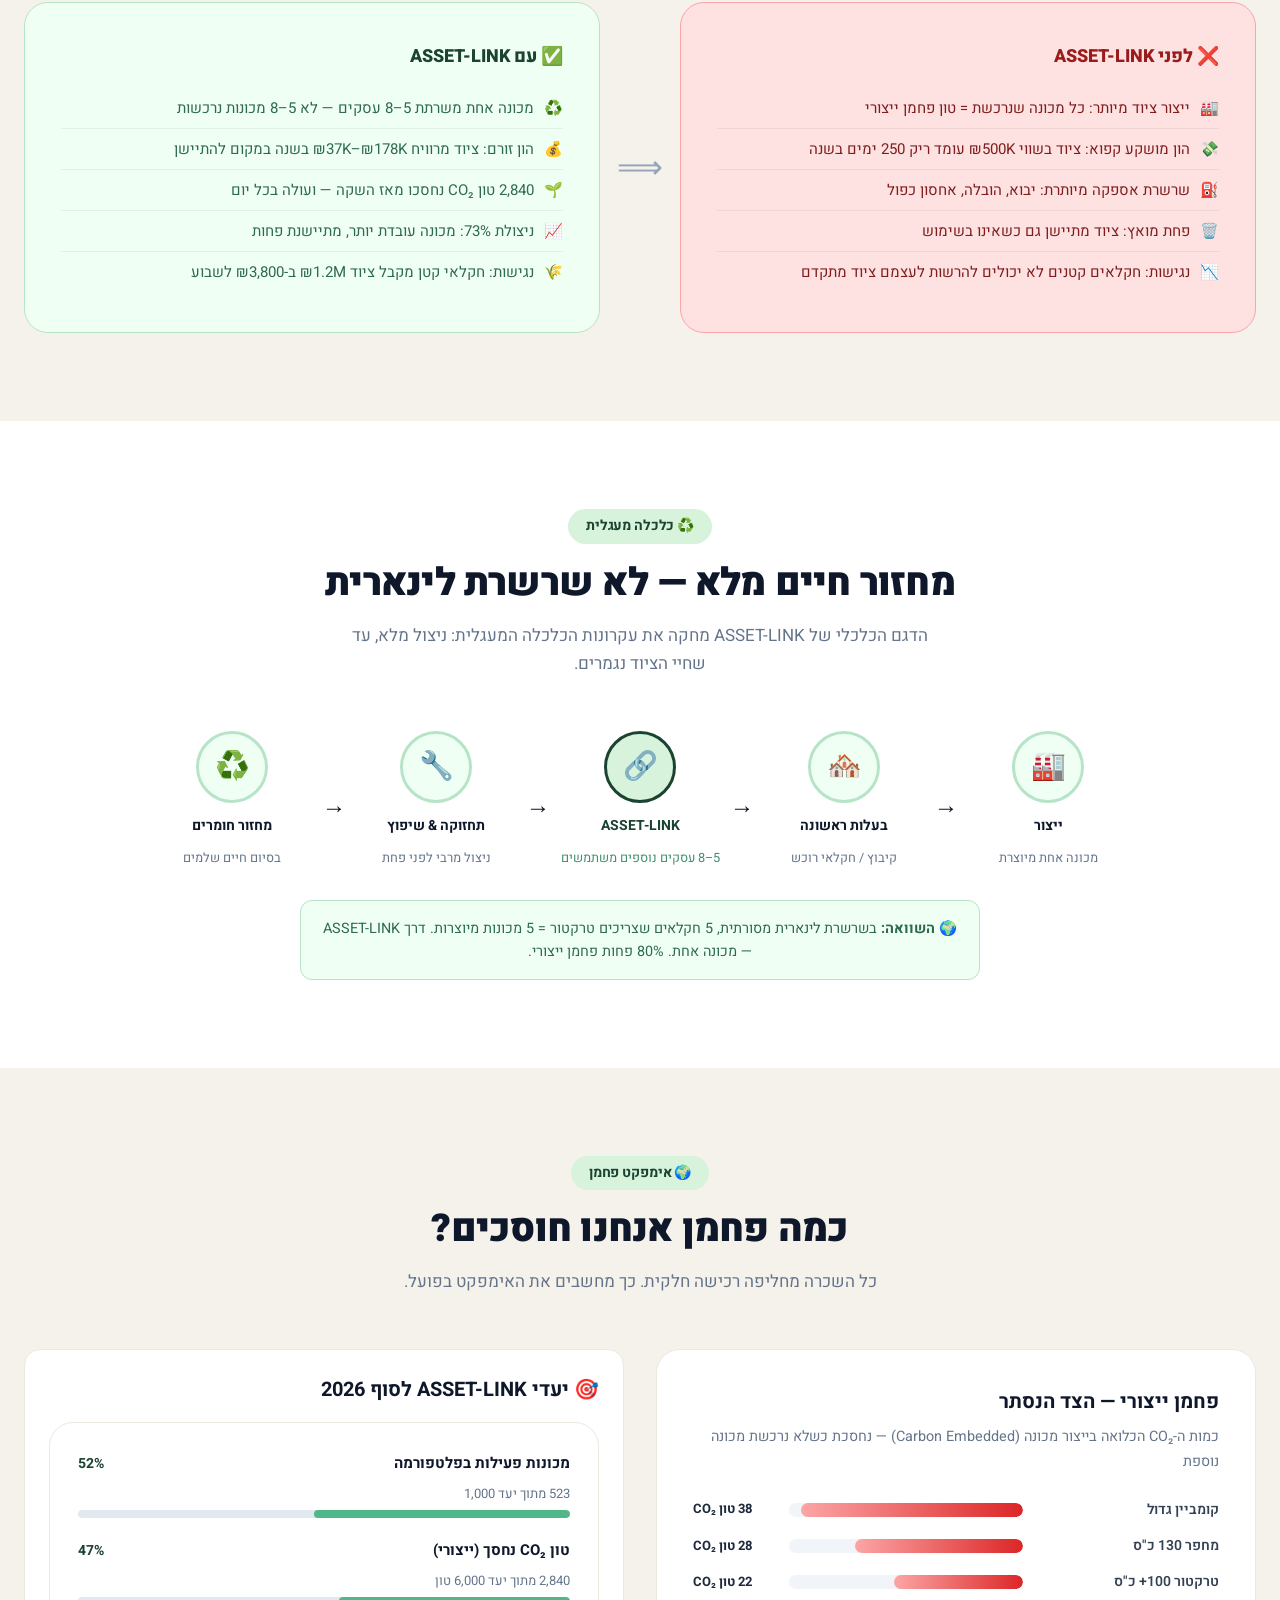
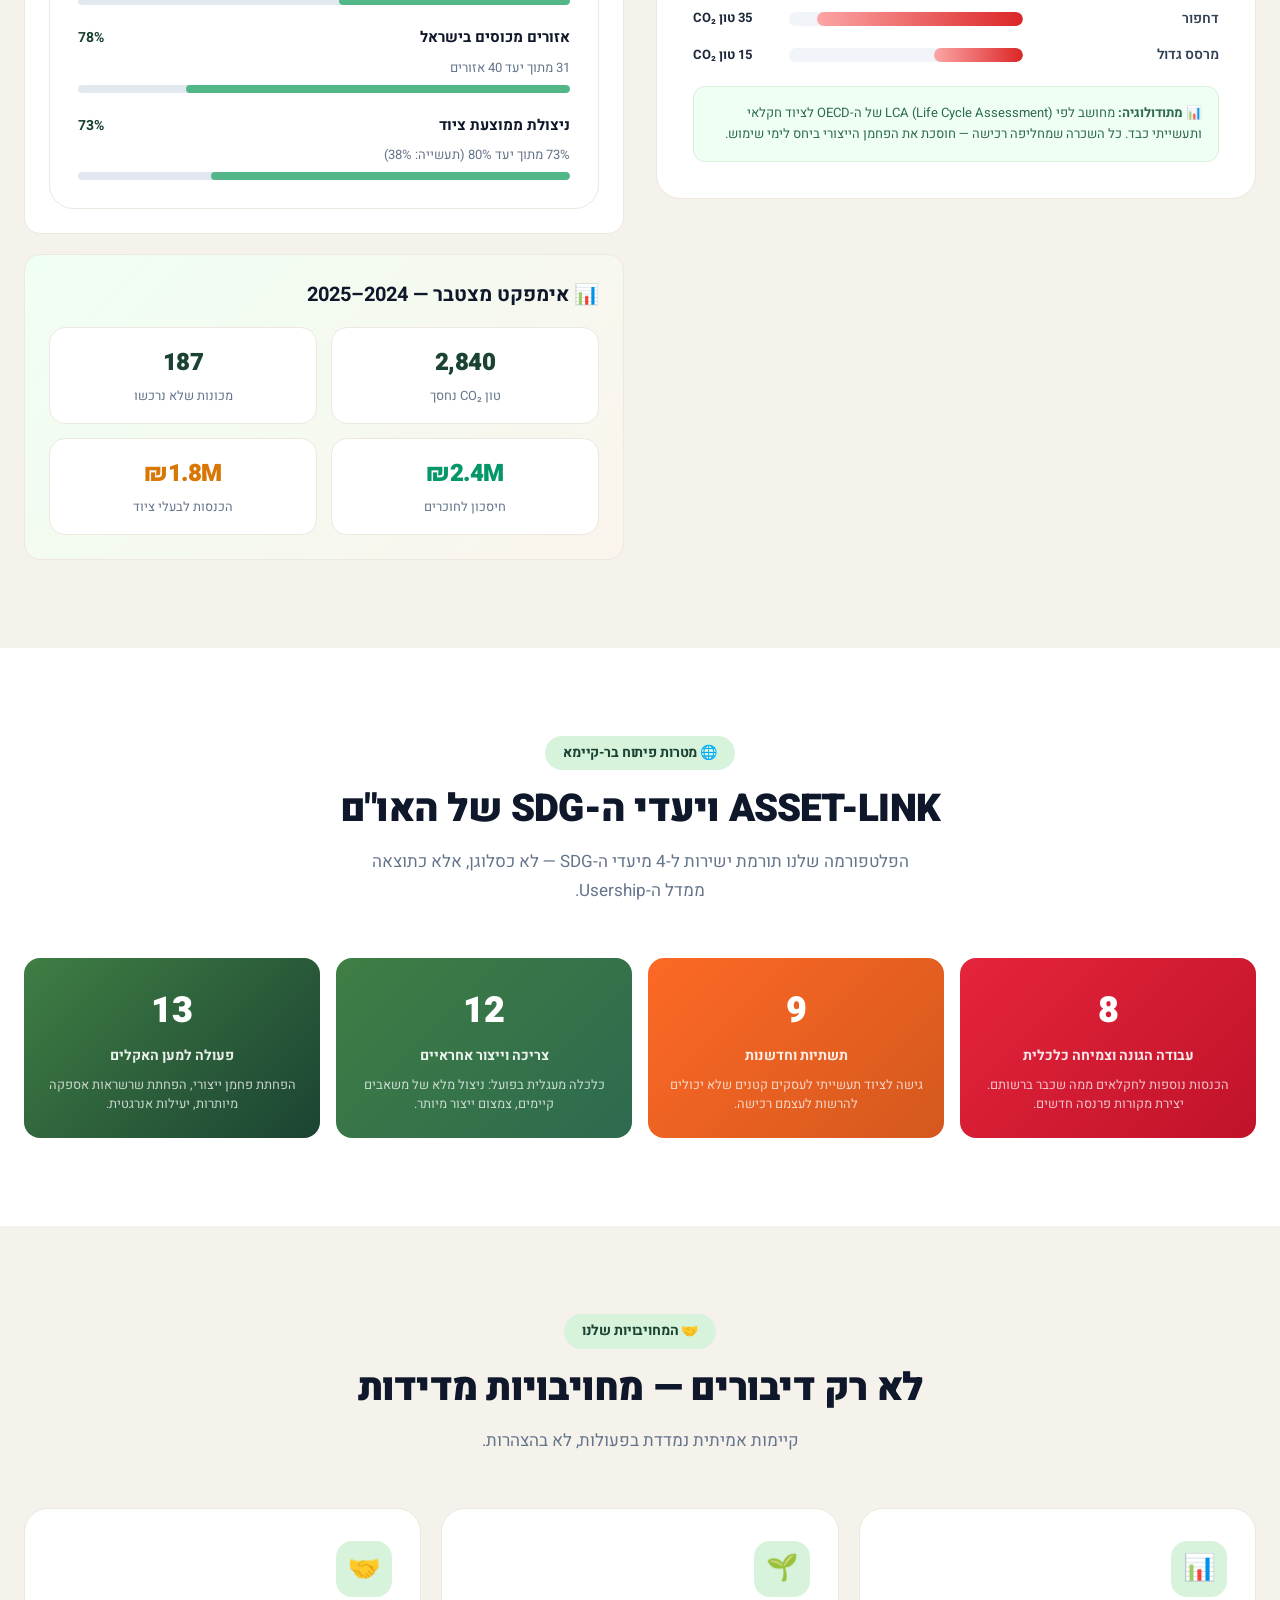
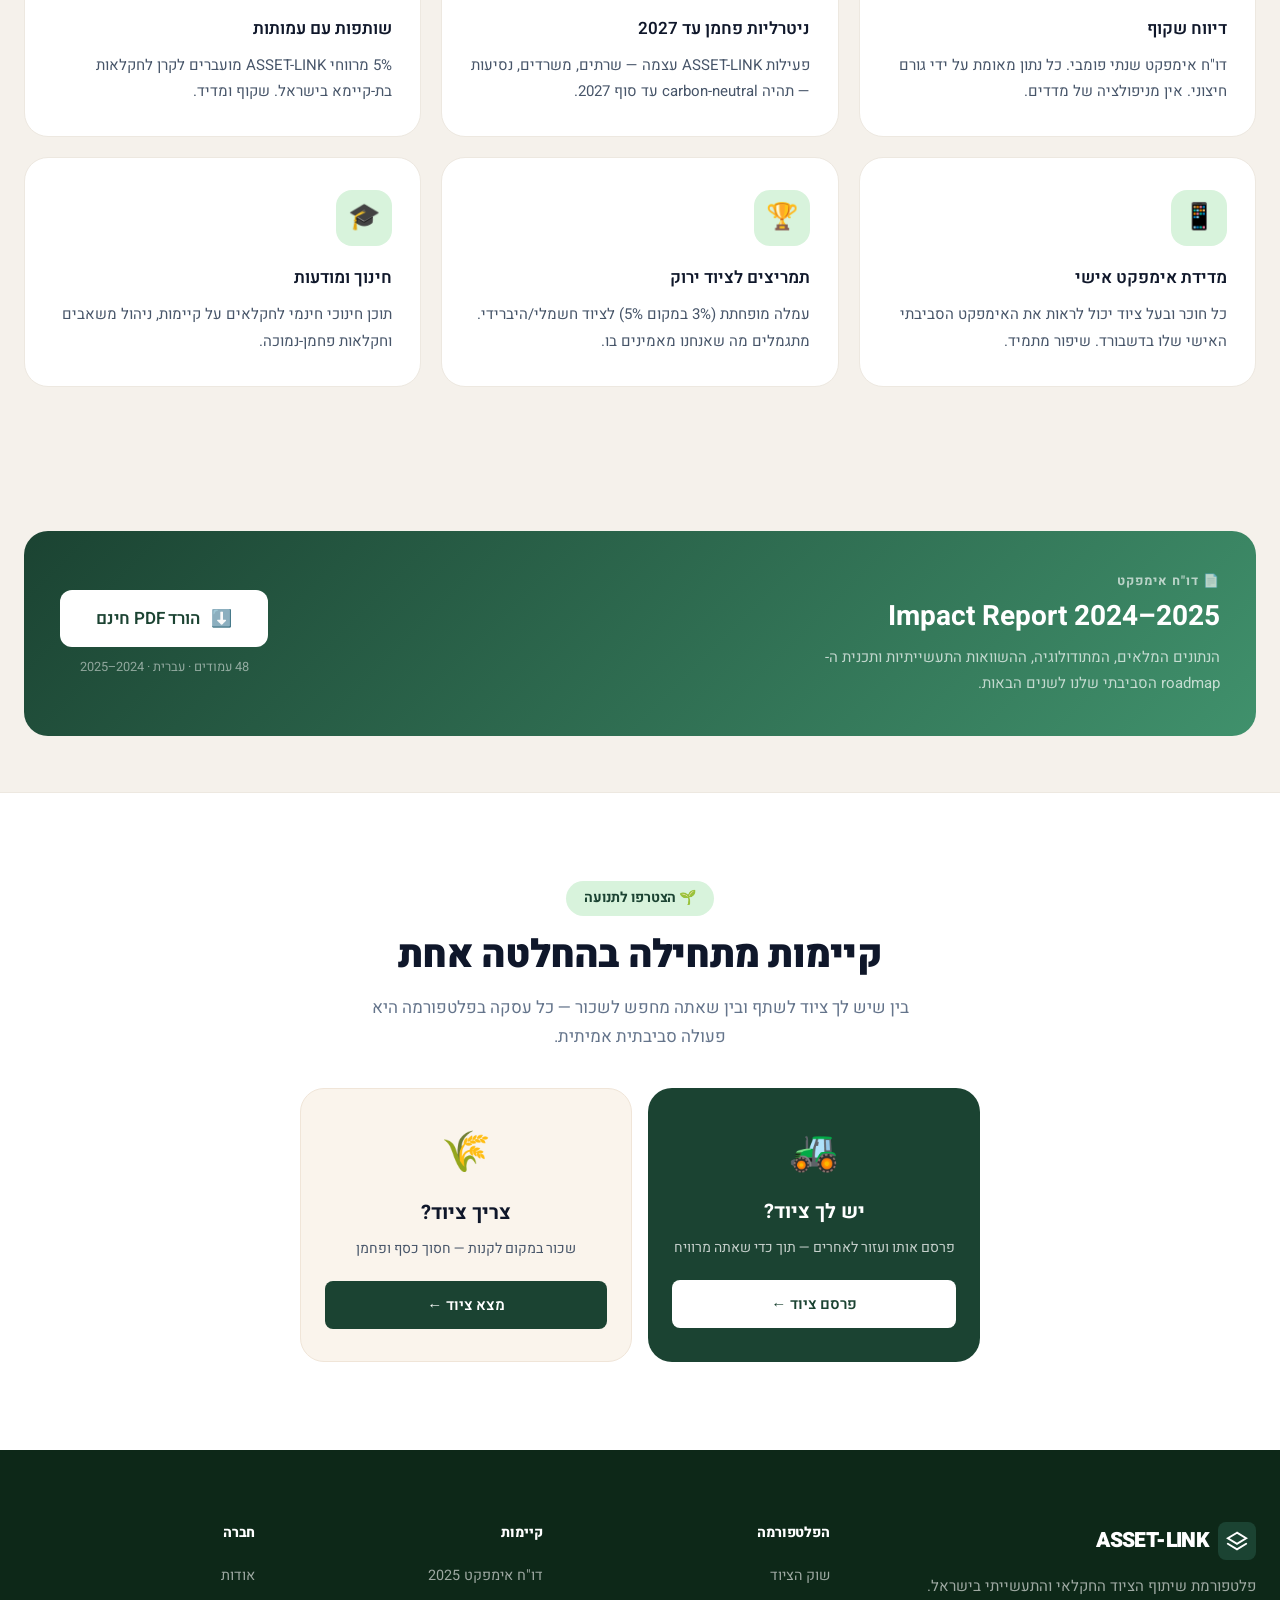
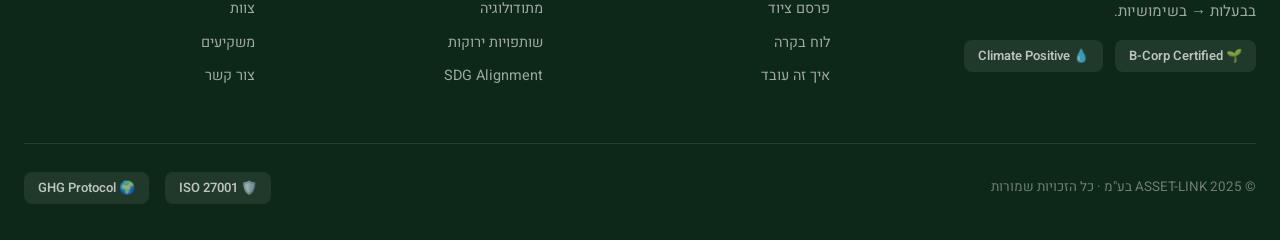
<file: sustainability.html>
<!DOCTYPE html>
<html lang="he" dir="rtl">
<head>
  <meta charset="UTF-8">
  <meta name="viewport" content="width=device-width, initial-scale=1.0">
  <title>קיימות ואימפקט — ASSET-LINK</title>
  <link rel="stylesheet" href="css/styles.css">
  <style>
    /* Hero */
    .sus-hero {
      min-height: 92vh;
      background: linear-gradient(175deg, #0D2818 0%, #1B4332 35%, #2D6A4F 65%, #40916C 100%);
      display: flex;
      align-items: center;
      padding-top: var(--nav-h);
      position: relative;
      overflow: hidden;
    }

    .sus-hero::before {
      content: '';
      position: absolute;
      inset: 0;
      background: url('https://images.unsplash.com/photo-1464226184884-fa280b87c399?auto=format&fit=crop&w=1600&q=50') center/cover;
      opacity: 0.12;
    }

    .sus-hero-grid {
      position: absolute;
      inset: 0;
      background-image:
        radial-gradient(circle at 20% 80%, rgba(116,198,157,0.08) 0%, transparent 50%),
        radial-gradient(circle at 80% 20%, rgba(183,228,199,0.06) 0%, transparent 50%);
    }

    .sus-hero-content { position: relative; z-index: 2; padding: 80px 0; }

    .sus-hero-eyebrow {
      display: inline-flex;
      align-items: center;
      gap: 8px;
      background: rgba(116,198,157,0.2);
      border: 1px solid rgba(116,198,157,0.35);
      border-radius: var(--r-full);
      padding: 8px 20px;
      font-size: 0.875rem;
      font-weight: 700;
      color: var(--primary-300);
      margin-bottom: 28px;
    }

    .sus-hero h1 {
      color: white;
      font-size: clamp(2.5rem, 5vw, 4rem);
      margin-bottom: 20px;
      letter-spacing: -0.03em;
    }

    .sus-hero h1 em {
      font-style: normal;
      color: var(--primary-300);
    }

    .sus-hero-sub {
      font-size: 1.1875rem;
      color: rgba(255,255,255,0.75);
      max-width: 580px;
      line-height: 1.75;
      margin-bottom: 40px;
    }

    /* Big impact numbers */
    .impact-grid {
      display: grid;
      grid-template-columns: repeat(4, 1fr);
      gap: 20px;
    }

    .impact-card {
      background: rgba(255,255,255,0.08);
      border: 1px solid rgba(255,255,255,0.15);
      border-radius: var(--r-xl);
      padding: 28px 24px;
      text-align: center;
      backdrop-filter: blur(8px);
      transition: var(--ease-slow);
    }

    .impact-card:hover {
      background: rgba(255,255,255,0.14);
      transform: translateY(-4px);
    }

    .impact-icon { font-size: 2rem; margin-bottom: 12px; }

    .impact-val {
      font-size: 2.25rem;
      font-weight: 900;
      color: var(--primary-300);
      letter-spacing: -0.04em;
      line-height: 1;
      margin-bottom: 6px;
    }

    .impact-label {
      font-size: 0.875rem;
      color: rgba(255,255,255,0.65);
      line-height: 1.5;
    }

    /* Sections */
    .sus-section-dark {
      background: var(--primary-dark);
      color: rgba(255,255,255,0.85);
    }

    /* The problem -->  solution visual */
    .problem-solution {
      display: grid;
      grid-template-columns: 1fr 80px 1fr;
      gap: 0;
      align-items: center;
    }

    .ps-side {
      padding: 40px 36px;
      border-radius: var(--r-xl);
    }

    .ps-problem { background: var(--error-light); border: 1.5px solid #FCA5A5; }
    .ps-solution { background: var(--primary-50); border: 1.5px solid var(--primary-200); }

    .ps-arrow {
      display: flex;
      align-items: center;
      justify-content: center;
      font-size: 2rem;
      color: var(--n-400);
    }

    .ps-title { font-size: 1.125rem; font-weight: 800; margin-bottom: 16px; }
    .ps-item  { display: flex; align-items: flex-start; gap: 10px; padding: 8px 0; font-size: 0.9375rem; border-bottom: 1px solid rgba(0,0,0,0.06); }
    .ps-item:last-child { border-bottom: none; }

    /* Carbon calc */
    .carbon-card {
      background: white;
      border-radius: var(--r-xl);
      border: 1px solid var(--border-light);
      padding: 36px;
    }

    .carbon-bar-wrap { margin-top: 24px; }

    .carbon-row {
      display: flex;
      align-items: center;
      gap: 16px;
      margin-bottom: 14px;
    }

    .carbon-label { width: 180px; font-size: 0.875rem; font-weight: 600; color: var(--n-700); text-align: right; flex-shrink: 0; }
    .carbon-track { flex: 1; height: 14px; background: var(--n-100); border-radius: var(--r-full); overflow: hidden; }
    .carbon-fill  { height: 100%; border-radius: var(--r-full); }
    .carbon-fill.bad  { background: linear-gradient(90deg, #FCA5A5, #DC2626); }
    .carbon-fill.good { background: linear-gradient(90deg, var(--primary-300), var(--primary)); }
    .carbon-val { width: 80px; font-size: 0.8125rem; font-weight: 700; color: var(--n-800); text-align: left; flex-shrink: 0; }

    /* UN SDGs */
    .sdg-grid { display: grid; grid-template-columns: repeat(4, 1fr); gap: 16px; }

    .sdg-card {
      border-radius: var(--r-lg);
      padding: 24px 20px;
      text-align: center;
      color: white;
      transition: var(--ease-slow);
    }

    .sdg-card:hover { transform: translateY(-4px); box-shadow: var(--sh-lg); }

    .sdg-num  { font-size: 2.25rem; font-weight: 900; margin-bottom: 6px; }
    .sdg-name { font-size: 0.875rem; font-weight: 700; opacity: 0.9; margin-bottom: 8px; }
    .sdg-desc { font-size: 0.8rem; opacity: 0.75; line-height: 1.5; }

    /* Timeline: circular economy */
    .circular-diagram {
      display: flex;
      align-items: center;
      justify-content: center;
      gap: 0;
      flex-wrap: wrap;
    }

    .circ-step {
      display: flex;
      flex-direction: column;
      align-items: center;
      gap: 12px;
      flex: 1;
      min-width: 140px;
      max-width: 180px;
      text-align: center;
    }

    .circ-icon {
      width: 72px; height: 72px;
      border-radius: var(--r-full);
      display: flex; align-items: center; justify-content: center;
      font-size: 1.75rem;
      border: 3px solid var(--primary-200);
      background: var(--primary-50);
      position: relative;
    }

    .circ-arrow {
      font-size: 1.5rem;
      color: var(--primary-300);
      padding-top: 20px;
      flex-shrink: 0;
    }

    .circ-label { font-size: 0.875rem; font-weight: 700; color: var(--n-900); }
    .circ-sub   { font-size: 0.8rem; color: var(--n-500); line-height: 1.4; }

    /* Commitment cards */
    .commit-card {
      background: white;
      border-radius: var(--r-xl);
      border: 1px solid var(--border-light);
      padding: 32px 28px;
      transition: var(--ease-slow);
    }

    .commit-card:hover { transform: translateY(-4px); box-shadow: var(--sh-lg); border-color: var(--primary-200); }

    .commit-icon {
      width: 56px; height: 56px;
      border-radius: var(--r-lg);
      background: var(--primary-100);
      display: flex; align-items: center; justify-content: center;
      font-size: 1.625rem;
      margin-bottom: 18px;
    }

    /* Progress tracker */
    .goal-tracker {
      background: white;
      border-radius: var(--r-xl);
      border: 1px solid var(--border-light);
      padding: 28px;
    }

    .goal-item { margin-bottom: 20px; }
    .goal-item:last-child { margin-bottom: 0; }

    .goal-header {
      display: flex;
      justify-content: space-between;
      align-items: baseline;
      margin-bottom: 8px;
    }

    .goal-name  { font-size: 0.9375rem; font-weight: 700; color: var(--n-900); }
    .goal-pct   { font-size: 0.875rem; font-weight: 700; color: var(--primary); }
    .goal-sub   { font-size: 0.8125rem; color: var(--n-500); margin-bottom: 6px; }

    /* Report download */
    .report-card {
      background: linear-gradient(135deg, var(--primary) 0%, var(--primary-600) 100%);
      border-radius: var(--r-xl);
      padding: 40px 36px;
      color: white;
      display: flex;
      align-items: center;
      justify-content: space-between;
      gap: 24px;
    }

    /* Manifesto section */
    .manifesto-section {
      background: var(--earth-50);
      border-top: 1px solid var(--earth-100);
      border-bottom: 1px solid var(--earth-100);
    }

    .manifesto-quote {
      font-size: clamp(1.25rem, 2.5vw, 2rem);
      font-weight: 800;
      color: var(--primary);
      line-height: 1.45;
      letter-spacing: -0.02em;
      max-width: 780px;
      margin: 0 auto;
      text-align: center;
    }

    .manifesto-attr {
      text-align: center;
      margin-top: 16px;
      font-size: 0.9rem;
      color: var(--n-500);
    }
  </style>
</head>
<body>

<nav class="nav" id="main-nav">
  <div class="container nav-inner">
    <a href="index.html" class="nav-logo">
      <div class="nav-logo-mark"><svg viewBox="0 0 24 24"><path d="M12 3L2 9l10 6 10-6-10-6z"/><path d="M2 15l10 6 10-6"/></svg></div>
      <span class="nav-logo-text">ASSET<span>-LINK</span></span>
    </a>
    <div class="nav-links">
      <a href="marketplace.html" class="nav-link">שוק הציוד</a>
      <a href="how-it-works.html" class="nav-link">איך זה עובד</a>
      <a href="list-equipment.html" class="nav-link">הצג ציוד</a>
      <a href="dashboard.html" class="nav-link">לוח בקרה</a>
      <a href="sustainability.html" class="nav-link active">קיימות</a>
    </div>
    <div class="nav-actions">
      <a href="#" class="nav-login">כניסה</a>
      <a href="list-equipment.html" class="btn btn-primary btn-sm">הצג את הציוד שלך</a>
    </div>
  </div>
</nav>

<!-- Hero -->
<section class="sus-hero">
  <div class="sus-hero-grid"></div>
  <div class="container sus-hero-content">
    <div class="sus-hero-eyebrow">🌱 קיימות ואימפקט סביבתי — 2025</div>
    <h1>כלכלה מעגלית<br>מתחילה<br><em>בשדה.</em></h1>
    <p class="sus-hero-sub">
      כל מכונה ששיתפנו — זו מכונה שלא נרכשה מחדש. כל עסקה בפלטפורמה מפחיתה ייצור תעשייתי, פחמן, ובזבוז. זה לא שיווק ירוק — זה המודל העסקי שלנו.
    </p>
    <div style="display:flex; gap:14px; flex-wrap:wrap;">
      <a href="marketplace.html" class="btn btn-white btn-lg btn-pill">🔍 מצא ציוד</a>
      <a href="#impact" class="btn btn-lg btn-pill" style="color:white; border:1.5px solid rgba(255,255,255,0.35); background:rgba(255,255,255,0.1);">↓ ראה אימפקט</a>
    </div>

    <!-- Impact Numbers -->
    <div id="impact" class="impact-grid" style="margin-top:64px;">
      <div class="impact-card animate-in">
        <div class="impact-icon">🚜</div>
        <div class="impact-val" data-count-up="523" data-suffix="+">523+</div>
        <div class="impact-label">מכונות בשיתוף<br>ולא בבעלות</div>
      </div>
      <div class="impact-card animate-in">
        <div class="impact-icon">🌍</div>
        <div class="impact-val" data-count-up="2840" data-suffix=" טון">2,840 טון</div>
        <div class="impact-label">CO₂ נחסך<br>מאז השקה</div>
      </div>
      <div class="impact-card animate-in">
        <div class="impact-icon">♻️</div>
        <div class="impact-val" data-count-up="73" data-suffix="%">73%</div>
        <div class="impact-label">ניצולת ציוד ממוצעת<br>לעומת 38% בתעשייה</div>
      </div>
      <div class="impact-card animate-in">
        <div class="impact-icon">💰</div>
        <div class="impact-val" data-count-up="2.4" data-prefix="₪" data-suffix="M">₪2.4M</div>
        <div class="impact-label">נחסכו לחוכרים<br>במקום רכישות</div>
      </div>
    </div>
  </div>
</section>

<!-- Manifesto -->
<section class="manifesto-section section-sm">
  <div class="container">
    <blockquote class="manifesto-quote animate-in">
      "ישראל מייצרת פחמן מיותר בכל פעם שחקלאי קונה מכונה שחקלאי אחר, 20 קילומטר ממנו, כבר מחזיק — ולא משתמש בה 65% מהשנה."
    </blockquote>
    <p class="manifesto-attr">— האתגר שהוביל להקמת ASSET-LINK, 2024</p>
  </div>
</section>

<!-- The Problem & Solution -->
<section class="section" style="background:var(--bg);">
  <div class="container">
    <div class="section-header animate-in">
      <div class="section-tag">🔍 הבעיה שאנחנו פותרים</div>
      <h2 class="section-title">ציוד חקלאי: המשאב הכי בזבזני בחקלאות</h2>
      <p class="section-sub">מכונות חקלאיות ותעשייתיות עומדות ריקות 60%–70% מהשנה — תוך כדי שמישהו אחר קונה אותן מחדש.</p>
    </div>

    <div class="problem-solution animate-in">
      <div class="ps-side ps-problem">
        <div class="ps-title" style="color:#991B1B;">❌ לפני ASSET-LINK</div>
        <div class="ps-item" style="color:#7F1D1D;"><span>🏭</span> ייצור ציוד מיותר: כל מכונה שנרכשת = טון פחמן ייצורי</div>
        <div class="ps-item" style="color:#7F1D1D;"><span>💸</span> הון מושקע קפוא: ציוד בשווי ₪500K עומד ריק 250 ימים בשנה</div>
        <div class="ps-item" style="color:#7F1D1D;"><span>⛽</span> שרשרת אספקה מיותרת: יבוא, הובלה, אחסון כפול</div>
        <div class="ps-item" style="color:#7F1D1D;"><span>🗑️</span> פחת מואץ: ציוד מתיישן גם כשאינו בשימוש</div>
        <div class="ps-item" style="color:#7F1D1D;"><span>📉</span> נגישות: חקלאים קטנים לא יכולים להרשות לעצמם ציוד מתקדם</div>
      </div>

      <div class="ps-arrow">⟹</div>

      <div class="ps-side ps-solution">
        <div class="ps-title" style="color:var(--primary);">✅ עם ASSET-LINK</div>
        <div class="ps-item" style="color:var(--primary-700);"><span>♻️</span> מכונה אחת משרתת 5–8 עסקים — לא 5–8 מכונות נרכשות</div>
        <div class="ps-item" style="color:var(--primary-700);"><span>💰</span> הון זורם: ציוד מרוויח ₪37K–₪178K בשנה במקום להתיישן</div>
        <div class="ps-item" style="color:var(--primary-700);"><span>🌱</span> 2,840 טון CO₂ נחסכו מאז השקה — ועולה בכל יום</div>
        <div class="ps-item" style="color:var(--primary-700);"><span>📈</span> ניצולת 73%: מכונה עובדת יותר, מתיישנת פחות</div>
        <div class="ps-item" style="color:var(--primary-700);"><span>🌾</span> נגישות: חקלאי קטן מקבל ציוד ₪1.2M ב-₪3,800 לשבוע</div>
      </div>
    </div>
  </div>
</section>

<!-- Circular Economy Diagram -->
<section class="section" style="background:white;">
  <div class="container">
    <div class="section-header animate-in">
      <div class="section-tag">♻️ כלכלה מעגלית</div>
      <h2 class="section-title">מחזור חיים מלא — לא שרשרת לינארית</h2>
      <p class="section-sub">הדגם הכלכלי של ASSET-LINK מחקה את עקרונות הכלכלה המעגלית: ניצול מלא, עד שחיי הציוד נגמרים.</p>
    </div>

    <div class="circular-diagram animate-in">
      <div class="circ-step">
        <div class="circ-icon">🏭</div>
        <div class="circ-label">ייצור</div>
        <div class="circ-sub">מכונה אחת מיוצרת</div>
      </div>
      <div class="circ-arrow">→</div>
      <div class="circ-step">
        <div class="circ-icon">🏘️</div>
        <div class="circ-label">בעלות ראשונה</div>
        <div class="circ-sub">קיבוץ / חקלאי רוכש</div>
      </div>
      <div class="circ-arrow">→</div>
      <div class="circ-step">
        <div class="circ-icon" style="background:var(--primary-100); border-color:var(--primary); border-width:3px;">🔗</div>
        <div class="circ-label" style="color:var(--primary);">ASSET-LINK</div>
        <div class="circ-sub" style="color:var(--primary-600);">5–8 עסקים נוספים משתמשים</div>
      </div>
      <div class="circ-arrow">→</div>
      <div class="circ-step">
        <div class="circ-icon">🔧</div>
        <div class="circ-label">תחזוקה & שיפוץ</div>
        <div class="circ-sub">ניצול מרבי לפני פחת</div>
      </div>
      <div class="circ-arrow">→</div>
      <div class="circ-step">
        <div class="circ-icon">♻️</div>
        <div class="circ-label">מחזור חומרים</div>
        <div class="circ-sub">בסיום חיים שלמים</div>
      </div>
    </div>

    <div class="info-box text-center mt-8" style="max-width:680px; margin:32px auto 0;">
      🌍 <strong>השוואה:</strong> בשרשרת לינארית מסורתית, 5 חקלאים שצריכים טרקטור = 5 מכונות מיוצרות. דרך ASSET-LINK — מכונה אחת. 80% פחות פחמן ייצורי.
    </div>
  </div>
</section>

<!-- Carbon Impact -->
<section class="section" style="background:var(--bg);">
  <div class="container">
    <div class="section-header animate-in">
      <div class="section-tag">🌍 אימפקט פחמן</div>
      <h2 class="section-title">כמה פחמן אנחנו חוסכים?</h2>
      <p class="section-sub">כל השכרה מחליפה רכישה חלקית. כך מחשבים את האימפקט בפועל.</p>
    </div>

    <div class="grid-2" style="gap:32px; align-items:start;">
      <div class="carbon-card animate-in">
        <h4 style="margin-bottom:6px;">פחמן ייצורי — הצד הנסתר</h4>
        <p style="font-size:0.9rem; color:var(--n-500); margin-bottom:20px;">כמות ה-CO₂ הכלואה בייצור מכונה (Carbon Embedded) — נחסכת כשלא נרכשת מכונה נוספת</p>

        <div class="carbon-bar-wrap">
          <div class="carbon-row">
            <div class="carbon-label">קומביין גדול</div>
            <div class="carbon-track"><div class="carbon-fill bad" style="width:95%"></div></div>
            <div class="carbon-val">38 טון CO₂</div>
          </div>
          <div class="carbon-row">
            <div class="carbon-label">מחפר 130 כ"ס</div>
            <div class="carbon-track"><div class="carbon-fill bad" style="width:72%"></div></div>
            <div class="carbon-val">28 טון CO₂</div>
          </div>
          <div class="carbon-row">
            <div class="carbon-label">טרקטור 100+ כ"ס</div>
            <div class="carbon-track"><div class="carbon-fill bad" style="width:55%"></div></div>
            <div class="carbon-val">22 טון CO₂</div>
          </div>
          <div class="carbon-row">
            <div class="carbon-label">דחפור</div>
            <div class="carbon-track"><div class="carbon-fill bad" style="width:88%"></div></div>
            <div class="carbon-val">35 טון CO₂</div>
          </div>
          <div class="carbon-row">
            <div class="carbon-label">מרסס גדול</div>
            <div class="carbon-track"><div class="carbon-fill bad" style="width:38%"></div></div>
            <div class="carbon-val">15 טון CO₂</div>
          </div>
        </div>

        <div style="margin-top:20px; padding:16px; background:var(--primary-50); border-radius:var(--r); border:1px solid var(--primary-100);">
          <div style="font-size:0.8125rem; color:var(--primary-700); line-height:1.6;">
            📊 <strong>מתודולוגיה:</strong> מחושב לפי LCA (Life Cycle Assessment) של ה-OECD לציוד חקלאי ותעשייתי כבד. כל השכרה שמחליפה רכישה — חוסכת את הפחמן הייצורי ביחס לימי שימוש.
          </div>
        </div>
      </div>

      <div style="display:flex; flex-direction:column; gap:20px;">
        <!-- SDG Goals -->
        <div class="card-base p-6 animate-in">
          <h4 style="margin-bottom:16px;">🎯 יעדי ASSET-LINK לסוף 2026</h4>
          <div class="goal-tracker">
            <div class="goal-item">
              <div class="goal-header">
                <div class="goal-name">מכונות פעילות בפלטפורמה</div>
                <div class="goal-pct">52%</div>
              </div>
              <div class="goal-sub">523 מתוך יעד 1,000</div>
              <div class="progress"><div class="progress-bar" style="width:52%"></div></div>
            </div>
            <div class="goal-item">
              <div class="goal-header">
                <div class="goal-name">טון CO₂ נחסך (ייצורי)</div>
                <div class="goal-pct">47%</div>
              </div>
              <div class="goal-sub">2,840 מתוך יעד 6,000 טון</div>
              <div class="progress"><div class="progress-bar" style="width:47%"></div></div>
            </div>
            <div class="goal-item">
              <div class="goal-header">
                <div class="goal-name">אזורים מכוסים בישראל</div>
                <div class="goal-pct">78%</div>
              </div>
              <div class="goal-sub">31 מתוך יעד 40 אזורים</div>
              <div class="progress"><div class="progress-bar" style="width:78%"></div></div>
            </div>
            <div class="goal-item" style="margin-bottom:0;">
              <div class="goal-header">
                <div class="goal-name">ניצולת ממוצעת ציוד</div>
                <div class="goal-pct">73%</div>
              </div>
              <div class="goal-sub">73% מתוך יעד 80% (תעשייה: 38%)</div>
              <div class="progress"><div class="progress-bar" style="width:73%"></div></div>
            </div>
          </div>
        </div>

        <!-- Annual savings -->
        <div class="card-base p-6 animate-in" style="background:linear-gradient(135deg,var(--primary-50),var(--earth-50));">
          <h4 style="margin-bottom:16px;">📊 אימפקט מצטבר — 2024–2025</h4>
          <div style="display:grid; grid-template-columns:1fr 1fr; gap:14px;">
            <div style="text-align:center; background:white; border-radius:var(--r-lg); padding:16px; border:1px solid var(--border-light);">
              <div style="font-size:1.5rem; font-weight:900; color:var(--primary); letter-spacing:-0.02em;">2,840</div>
              <div style="font-size:0.8rem; color:var(--n-500); margin-top:4px;">טון CO₂ נחסך</div>
            </div>
            <div style="text-align:center; background:white; border-radius:var(--r-lg); padding:16px; border:1px solid var(--border-light);">
              <div style="font-size:1.5rem; font-weight:900; color:var(--primary); letter-spacing:-0.02em;">187</div>
              <div style="font-size:0.8rem; color:var(--n-500); margin-top:4px;">מכונות שלא נרכשו</div>
            </div>
            <div style="text-align:center; background:white; border-radius:var(--r-lg); padding:16px; border:1px solid var(--border-light);">
              <div style="font-size:1.5rem; font-weight:900; color:var(--success); letter-spacing:-0.02em;">₪2.4M</div>
              <div style="font-size:0.8rem; color:var(--n-500); margin-top:4px;">חיסכון לחוכרים</div>
            </div>
            <div style="text-align:center; background:white; border-radius:var(--r-lg); padding:16px; border:1px solid var(--border-light);">
              <div style="font-size:1.5rem; font-weight:900; color:var(--warning); letter-spacing:-0.02em;">₪1.8M</div>
              <div style="font-size:0.8rem; color:var(--n-500); margin-top:4px;">הכנסות לבעלי ציוד</div>
            </div>
          </div>
        </div>
      </div>
    </div>
  </div>
</section>

<!-- UN SDGs -->
<section class="section" style="background:white;">
  <div class="container">
    <div class="section-header animate-in">
      <div class="section-tag">🌐 מטרות פיתוח בר-קיימא</div>
      <h2 class="section-title">ASSET-LINK ויעדי ה-SDG של האו"ם</h2>
      <p class="section-sub">הפלטפורמה שלנו תורמת ישירות ל-4 מיעדי ה-SDG — לא כסלוגן, אלא כתוצאה ממדל ה-Usership.</p>
    </div>

    <div class="sdg-grid animate-in">
      <div class="sdg-card" style="background:linear-gradient(135deg,#E5243B,#C0132A);">
        <div class="sdg-num">8</div>
        <div class="sdg-name">עבודה הגונה וצמיחה כלכלית</div>
        <div class="sdg-desc">הכנסות נוספות לחקלאים ממה שכבר ברשותם. יצירת מקורות פרנסה חדשים.</div>
      </div>
      <div class="sdg-card" style="background:linear-gradient(135deg,#FD6925,#D4581E);">
        <div class="sdg-num">9</div>
        <div class="sdg-name">תשתיות וחדשנות</div>
        <div class="sdg-desc">גישה לציוד תעשייתי לעסקים קטנים שלא יכולים להרשות לעצמם רכישה.</div>
      </div>
      <div class="sdg-card" style="background:linear-gradient(135deg,#3F7E44,#2D6A4F);">
        <div class="sdg-num">12</div>
        <div class="sdg-name">צריכה וייצור אחראיים</div>
        <div class="sdg-desc">כלכלה מעגלית בפועל: ניצול מלא של משאבים קיימים, צמצום ייצור מיותר.</div>
      </div>
      <div class="sdg-card" style="background:linear-gradient(135deg,#3F7E44,#1B4332);">
        <div class="sdg-num">13</div>
        <div class="sdg-name">פעולה למען האקלים</div>
        <div class="sdg-desc">הפחתת פחמן ייצורי, הפחתת שרשראות אספקה מיותרות, יעילות אנרגטית.</div>
      </div>
    </div>
  </div>
</section>

<!-- Our Commitments -->
<section class="section" style="background:var(--bg);">
  <div class="container">
    <div class="section-header animate-in">
      <div class="section-tag">🤝 המחויבויות שלנו</div>
      <h2 class="section-title">לא רק דיבורים — מחויבויות מדידות</h2>
      <p class="section-sub">קיימות אמיתית נמדדת בפעולות, לא בהצהרות.</p>
    </div>

    <div class="grid-3" style="gap:20px;">
      <div class="commit-card animate-in">
        <div class="commit-icon">📊</div>
        <h5 style="margin-bottom:10px;">דיווח שקוף</h5>
        <p style="font-size:0.9375rem;">דו"ח אימפקט שנתי פומבי. כל נתון מאומת על ידי גורם חיצוני. אין מניפולציה של מדדים.</p>
      </div>
      <div class="commit-card animate-in">
        <div class="commit-icon">🌱</div>
        <h5 style="margin-bottom:10px;">ניטרליות פחמן עד 2027</h5>
        <p style="font-size:0.9375rem;">פעילות ASSET-LINK עצמה — שרתים, משרדים, נסיעות — תהיה carbon-neutral עד סוף 2027.</p>
      </div>
      <div class="commit-card animate-in">
        <div class="commit-icon">🤝</div>
        <h5 style="margin-bottom:10px;">שותפות עם עמותות</h5>
        <p style="font-size:0.9375rem;">5% מרווחי ASSET-LINK מועברים לקרן לחקלאות בת-קיימא בישראל. שקוף ומדיד.</p>
      </div>
      <div class="commit-card animate-in">
        <div class="commit-icon">📱</div>
        <h5 style="margin-bottom:10px;">מדידת אימפקט אישי</h5>
        <p style="font-size:0.9375rem;">כל חוכר ובעל ציוד יכול לראות את האימפקט הסביבתי האישי שלו בדשבורד. שיפור מתמיד.</p>
      </div>
      <div class="commit-card animate-in">
        <div class="commit-icon">🏆</div>
        <h5 style="margin-bottom:10px;">תמריצים לציוד ירוק</h5>
        <p style="font-size:0.9375rem;">עמלה מופחתת (3% במקום 5%) לציוד חשמלי/היברידי. מתגמלים מה שאנחנו מאמינים בו.</p>
      </div>
      <div class="commit-card animate-in">
        <div class="commit-icon">🎓</div>
        <h5 style="margin-bottom:10px;">חינוך ומודעות</h5>
        <p style="font-size:0.9375rem;">תוכן חינוכי חינמי לחקלאים על קיימות, ניהול משאבים וחקלאות פחמן-נמוכה.</p>
      </div>
    </div>
  </div>
</section>

<!-- Impact Report Download -->
<section class="section-sm">
  <div class="container">
    <div class="report-card animate-in">
      <div>
        <div style="font-size:0.8rem; font-weight:700; opacity:0.65; letter-spacing:0.08em; text-transform:uppercase; margin-bottom:8px;">📄 דו"ח אימפקט</div>
        <h3 style="color:white; font-size:1.75rem; margin-bottom:8px;">Impact Report 2024–2025</h3>
        <p style="color:rgba(255,255,255,0.7); font-size:0.9375rem; max-width:440px;">הנתונים המלאים, המתודולוגיה, ההשוואות התעשייתיות ותכנית ה-roadmap הסביבתי שלנו לשנים הבאות.</p>
      </div>
      <div style="flex-shrink:0; display:flex; flex-direction:column; gap:10px; align-items:center;">
        <button class="btn btn-white btn-lg" onclick="alert('דו\"ח האימפקט המלא יהיה זמין ברבעון הראשון של 2026.')">
          ⬇️ &nbsp; הורד PDF חינם
        </button>
        <span style="font-size:0.8rem; color:rgba(255,255,255,0.5);">48 עמודים · עברית · 2024–2025</span>
      </div>
    </div>
  </div>
</section>

<!-- Final CTA -->
<section class="section" style="background:white; border-top:1px solid var(--border-light);">
  <div class="container text-center">
    <div class="section-header animate-in" style="margin-bottom:36px;">
      <div class="section-tag">🌱 הצטרפו לתנועה</div>
      <h2 class="section-title">קיימות מתחילה בהחלטה אחת</h2>
      <p class="section-sub">בין שיש לך ציוד לשתף ובין שאתה מחפש לשכור — כל עסקה בפלטפורמה היא פעולה סביבתית אמיתית.</p>
    </div>

    <div style="display:grid; grid-template-columns:1fr 1fr; max-width:680px; margin:0 auto; gap:16px;">
      <div style="background:var(--primary); border-radius:var(--r-xl); padding:32px 24px; text-align:center; color:white;">
        <div style="font-size:2.5rem; margin-bottom:12px;">🚜</div>
        <h4 style="color:white; margin-bottom:8px;">יש לך ציוד?</h4>
        <p style="color:rgba(255,255,255,0.75); font-size:0.875rem; margin-bottom:20px;">פרסם אותו ועזור לאחרים — תוך כדי שאתה מרוויח</p>
        <a href="list-equipment.html" class="btn btn-white btn-full">פרסם ציוד ←</a>
      </div>
      <div style="background:var(--earth-50); border-radius:var(--r-xl); padding:32px 24px; text-align:center; border:1.5px solid var(--earth-100);">
        <div style="font-size:2.5rem; margin-bottom:12px;">🌾</div>
        <h4 style="margin-bottom:8px;">צריך ציוד?</h4>
        <p style="color:var(--n-600); font-size:0.875rem; margin-bottom:20px;">שכור במקום לקנות — חסוך כסף ופחמן</p>
        <a href="marketplace.html" class="btn btn-primary btn-full">מצא ציוד ←</a>
      </div>
    </div>
  </div>
</section>

<footer class="footer">
  <div class="container">
    <div class="footer-grid">
      <div>
        <a href="index.html" class="nav-logo"><div class="nav-logo-mark"><svg viewBox="0 0 24 24"><path d="M12 3L2 9l10 6 10-6-10-6z"/><path d="M2 15l10 6 10-6"/></svg></div><span class="nav-logo-text" style="color:white;">ASSET<span style="color:var(--primary-300);">-LINK</span></span></a>
        <p class="footer-brand-tagline">פלטפורמת שיתוף הציוד החקלאי והתעשייתי בישראל. בבעלות → בשימושיות.</p>
        <div class="d-flex gap-3 mt-4">
          <div class="footer-partner-badge">🌱 B-Corp Certified</div>
          <div class="footer-partner-badge">💧 Climate Positive</div>
        </div>
      </div>
      <div><div class="footer-col-title">הפלטפורמה</div><div class="footer-links"><a href="marketplace.html" class="footer-link">שוק הציוד</a><a href="list-equipment.html" class="footer-link">פרסם ציוד</a><a href="dashboard.html" class="footer-link">לוח בקרה</a><a href="how-it-works.html" class="footer-link">איך זה עובד</a></div></div>
      <div><div class="footer-col-title">קיימות</div><div class="footer-links"><a href="#" class="footer-link">דו"ח אימפקט 2025</a><a href="#" class="footer-link">מתודולוגיה</a><a href="#" class="footer-link">שותפויות ירוקות</a><a href="#" class="footer-link">SDG Alignment</a></div></div>
      <div><div class="footer-col-title">חברה</div><div class="footer-links"><a href="#" class="footer-link">אודות</a><a href="#" class="footer-link">צוות</a><a href="#" class="footer-link">משקיעים</a><a href="#" class="footer-link">צור קשר</a></div></div>
    </div>
    <div class="footer-bottom">
      <span>© 2025 ASSET-LINK בע"מ · כל הזכויות שמורות</span>
      <div class="footer-partner-badges">
        <span class="footer-partner-badge">🛡️ ISO 27001</span>
        <span class="footer-partner-badge">🌍 GHG Protocol</span>
      </div>
    </div>
  </div>
</footer>

<script src="js/main.js"></script>
</body>
</html>
</file>
<file: css/styles.css>
/* ==============================================
   ASSET-LINK — Global Design System
   Hebrew RTL B2B Marketplace for Agricultural Equipment
   ============================================== */

@import url('https://fonts.googleapis.com/css2?family=Heebo:wght@300;400;500;600;700;800;900&display=swap');

/* ---- Design Tokens ---- */
:root {
  --primary:         #1B4332;
  --primary-dark:    #0D2818;
  --primary-700:     #2D6A4F;
  --primary-600:     #40916C;
  --primary-500:     #52B788;
  --primary-400:     #74C69D;
  --primary-200:     #B7E4C7;
  --primary-100:     #D8F3DC;
  --primary-50:      #F0FFF4;

  --sage:            #6B8F5E;
  --sage-light:      #9BBF8A;
  --olive:           #8A9A5B;

  --earth-900:       #5C4A3A;
  --earth:           #A0856A;
  --earth-light:     #C8A98A;
  --earth-50:        #FAF4EC;
  --earth-100:       #F0E5D8;

  --n-900: #0F172A;
  --n-800: #1E293B;
  --n-700: #334155;
  --n-600: #475569;
  --n-500: #64748B;
  --n-400: #94A3B8;
  --n-300: #CBD5E1;
  --n-200: #E2E8F0;
  --n-100: #F1F5F9;
  --n-50:  #F8FAFC;

  --bg:          #F5F1EB;
  --surface:     #FFFFFF;
  --surface-warm:#FDFAF6;

  --border:       #DDD5C8;
  --border-light: #EDE8E0;

  --success:       #059669;
  --success-light: #D1FAE5;
  --warning:       #D97706;
  --warning-light: #FEF3C7;
  --error:         #DC2626;
  --error-light:   #FEE2E2;

  --font: 'Heebo', -apple-system, BlinkMacSystemFont, 'Segoe UI', sans-serif;

  --nav-h: 68px;
  --container: 1280px;
  --narrow: 960px;

  --r-xs:   4px;
  --r-sm:   8px;
  --r:      12px;
  --r-lg:   16px;
  --r-xl:   24px;
  --r-2xl:  32px;
  --r-full: 9999px;

  --sh-xs: 0 1px 2px rgba(0,0,0,0.05);
  --sh-sm: 0 1px 3px rgba(0,0,0,0.08), 0 1px 2px rgba(0,0,0,0.04);
  --sh:    0 4px 8px rgba(0,0,0,0.08), 0 2px 4px rgba(0,0,0,0.04);
  --sh-md: 0 8px 24px rgba(0,0,0,0.1), 0 4px 8px rgba(0,0,0,0.04);
  --sh-lg: 0 16px 40px rgba(0,0,0,0.12), 0 8px 16px rgba(0,0,0,0.05);
  --sh-xl: 0 24px 56px rgba(0,0,0,0.14), 0 12px 24px rgba(0,0,0,0.06);

  --ease: 0.2s ease;
  --ease-slow: 0.4s ease;
}

/* ---- Reset ---- */
*, *::before, *::after { box-sizing: border-box; margin: 0; padding: 0; }

html {
  direction: rtl;
  scroll-behavior: smooth;
  font-size: 16px;
}

body {
  font-family: var(--font);
  background: var(--bg);
  color: var(--n-900);
  line-height: 1.6;
  -webkit-font-smoothing: antialiased;
}

img   { max-width: 100%; height: auto; display: block; }
a     { color: inherit; text-decoration: none; }
button { cursor: pointer; border: none; background: none; font-family: var(--font); }
input, select, textarea { font-family: var(--font); }
ul, ol { list-style: none; }

/* ---- Typography ---- */
h1 { font-size: clamp(2rem, 4.5vw, 3.75rem); font-weight: 900; line-height: 1.1; }
h2 { font-size: clamp(1.625rem, 3vw, 2.625rem); font-weight: 800; line-height: 1.2; }
h3 { font-size: clamp(1.25rem, 2vw, 1.875rem); font-weight: 700; line-height: 1.3; }
h4 { font-size: 1.25rem; font-weight: 700; }
h5 { font-size: 1.0625rem; font-weight: 600; }
h6 { font-size: 0.9375rem; font-weight: 600; }
p  { color: var(--n-600); line-height: 1.75; }

/* ---- Layout ---- */
.container        { max-width: var(--container); margin: 0 auto; padding: 0 24px; }
.container-narrow { max-width: var(--narrow); margin: 0 auto; padding: 0 24px; }
.section          { padding: 88px 0; }
.section-sm       { padding: 56px 0; }
.page-top         { padding-top: var(--nav-h); }

/* ---- Navigation ---- */
.nav {
  position: fixed;
  inset: 0 0 auto 0;
  height: var(--nav-h);
  background: rgba(255,255,255,0.97);
  backdrop-filter: blur(16px);
  border-bottom: 1px solid var(--border-light);
  z-index: 1000;
  transition: box-shadow var(--ease);
}

.nav.scrolled { box-shadow: var(--sh-sm); }

.nav-inner {
  height: 100%;
  display: flex;
  align-items: center;
  justify-content: space-between;
  gap: 20px;
}

.nav-logo {
  display: flex;
  align-items: center;
  gap: 10px;
  flex-shrink: 0;
}

.nav-logo-mark {
  width: 38px;
  height: 38px;
  background: var(--primary);
  border-radius: var(--r-sm);
  display: flex;
  align-items: center;
  justify-content: center;
}

.nav-logo-mark svg { width: 22px; height: 22px; fill: none; stroke: white; stroke-width: 2.2; stroke-linecap: round; }

.nav-logo-text {
  font-weight: 900;
  font-size: 1.3125rem;
  color: var(--primary);
  letter-spacing: -0.03em;
}

.nav-logo-text span { color: var(--primary-500); }

.nav-links {
  display: flex;
  align-items: center;
  gap: 2px;
  flex: 1;
  justify-content: center;
}

.nav-link {
  font-size: 0.9375rem;
  font-weight: 500;
  color: var(--n-600);
  padding: 7px 14px;
  border-radius: var(--r-sm);
  transition: var(--ease);
  white-space: nowrap;
}

.nav-link:hover    { color: var(--primary); background: var(--primary-50); }
.nav-link.active   { color: var(--primary); font-weight: 600; background: var(--primary-50); }

.nav-actions { display: flex; align-items: center; gap: 10px; flex-shrink: 0; }

.nav-login {
  font-size: 0.9375rem;
  font-weight: 500;
  color: var(--n-700);
  padding: 8px 18px;
  border-radius: var(--r-sm);
  border: 1.5px solid var(--border);
  transition: var(--ease);
}

.nav-login:hover { border-color: var(--primary-500); color: var(--primary); }

/* ---- Buttons ---- */
.btn {
  display: inline-flex;
  align-items: center;
  justify-content: center;
  gap: 8px;
  padding: 12px 24px;
  border-radius: var(--r-sm);
  font-size: 0.9375rem;
  font-weight: 600;
  transition: var(--ease);
  white-space: nowrap;
  cursor: pointer;
  border: none;
  font-family: var(--font);
  letter-spacing: -0.01em;
}

.btn-primary   { background: var(--primary); color: white; }
.btn-primary:hover  { background: var(--primary-700); transform: translateY(-1px); box-shadow: var(--sh-md); }

.btn-secondary { background: white; color: var(--primary); border: 1.5px solid var(--primary); }
.btn-secondary:hover { background: var(--primary-50); transform: translateY(-1px); }

.btn-accent    { background: var(--primary-600); color: white; }
.btn-accent:hover   { background: var(--primary-700); transform: translateY(-1px); box-shadow: var(--sh-md); }

.btn-ghost     { background: transparent; color: var(--n-700); border: 1px solid var(--border); }
.btn-ghost:hover    { background: var(--n-50); border-color: var(--n-300); }

.btn-white     { background: white; color: var(--primary); }
.btn-white:hover    { background: var(--primary-50); transform: translateY(-1px); }

.btn-lg   { padding: 16px 36px; font-size: 1.0625rem; border-radius: var(--r); }
.btn-sm   { padding: 8px 16px; font-size: 0.875rem; }
.btn-xs   { padding: 6px 12px; font-size: 0.8125rem; }
.btn-full { width: 100%; }
.btn-pill { border-radius: var(--r-full); }

/* ---- Badges ---- */
.badge {
  display: inline-flex;
  align-items: center;
  gap: 5px;
  padding: 4px 10px;
  border-radius: var(--r-full);
  font-size: 0.8rem;
  font-weight: 600;
  white-space: nowrap;
}

.badge-green    { background: var(--primary-100); color: var(--primary); }
.badge-success  { background: var(--success-light); color: var(--success); }
.badge-warning  { background: var(--warning-light); color: var(--warning); }
.badge-earth    { background: var(--earth-100); color: var(--earth-900); }
.badge-gray     { background: var(--n-100); color: var(--n-600); }
.badge-primary  { background: var(--primary); color: white; }
.badge-verified { background: var(--primary-100); color: var(--primary-700); font-weight: 700; }

/* ---- Stars / Rating ---- */
.stars         { color: #F59E0B; letter-spacing: 1px; }
.rating        { display: flex; align-items: center; gap: 6px; font-size: 0.875rem; }
.rating-score  { font-weight: 700; color: var(--n-900); }
.rating-count  { color: var(--n-400); }

/* ---- Equipment Card ---- */
.equipment-card {
  background: var(--surface);
  border-radius: var(--r-lg);
  border: 1px solid var(--border-light);
  overflow: hidden;
  transition: all var(--ease-slow);
  cursor: pointer;
  display: block;
  color: inherit;
  text-decoration: none;
}

.equipment-card:hover {
  transform: translateY(-5px);
  box-shadow: var(--sh-xl);
  border-color: transparent;
}

.ec-image {
  position: relative;
  height: 210px;
  overflow: hidden;
  background: linear-gradient(135deg, var(--primary-100) 0%, var(--primary-200) 100%);
}

.ec-image img {
  width: 100%; height: 100%;
  object-fit: cover;
  transition: transform 0.5s ease;
}

.equipment-card:hover .ec-image img { transform: scale(1.06); }

.ec-badges {
  position: absolute;
  top: 12px;
  right: 12px;
  display: flex;
  flex-direction: column;
  gap: 6px;
  align-items: flex-start;
}

.ec-heart {
  position: absolute;
  top: 12px;
  left: 12px;
  width: 34px;
  height: 34px;
  background: rgba(255,255,255,0.92);
  backdrop-filter: blur(8px);
  border-radius: var(--r-full);
  display: flex;
  align-items: center;
  justify-content: center;
  font-size: 1rem;
  transition: var(--ease);
  border: none;
  cursor: pointer;
}

.ec-heart:hover { background: white; transform: scale(1.15); }

.ec-body { padding: 16px 18px 18px; }

.ec-category {
  font-size: 0.75rem;
  font-weight: 700;
  color: var(--primary-600);
  letter-spacing: 0.08em;
  text-transform: uppercase;
  margin-bottom: 5px;
}

.ec-title {
  font-size: 1.0625rem;
  font-weight: 700;
  color: var(--n-900);
  margin-bottom: 8px;
  line-height: 1.3;
}

.ec-meta {
  display: flex;
  align-items: center;
  gap: 14px;
  font-size: 0.8125rem;
  color: var(--n-500);
  margin-bottom: 10px;
}

.ec-specs {
  display: flex;
  gap: 6px;
  flex-wrap: wrap;
  margin-bottom: 14px;
}

.spec-tag {
  padding: 2px 8px;
  background: var(--n-100);
  color: var(--n-600);
  border-radius: var(--r-full);
  font-size: 0.75rem;
  font-weight: 500;
}

.ec-price-row {
  display: flex;
  align-items: flex-end;
  justify-content: space-between;
  gap: 8px;
  padding-top: 12px;
  border-top: 1px solid var(--border-light);
}

.price-day {
  font-size: 1.375rem;
  font-weight: 900;
  color: var(--n-900);
  line-height: 1;
}

.price-day span {
  font-size: 0.8125rem;
  font-weight: 500;
  color: var(--n-500);
}

.price-week { font-size: 0.8125rem; color: var(--n-400); }

/* ---- Filters ---- */
.filter-card {
  background: var(--surface);
  border-radius: var(--r-lg);
  border: 1px solid var(--border-light);
  padding: 20px;
  margin-bottom: 14px;
}

.filter-title {
  font-size: 0.9375rem;
  font-weight: 700;
  color: var(--n-900);
  margin-bottom: 14px;
  padding-bottom: 10px;
  border-bottom: 1px solid var(--border-light);
}

.filter-option {
  display: flex;
  align-items: center;
  gap: 10px;
  padding: 7px 0;
  cursor: pointer;
  font-size: 0.9rem;
  color: var(--n-700);
  transition: var(--ease);
}

.filter-option:hover { color: var(--primary); }

.filter-option input[type="checkbox"] {
  width: 17px;
  height: 17px;
  accent-color: var(--primary);
  cursor: pointer;
  flex-shrink: 0;
}

.filter-count {
  margin-right: auto;
  font-size: 0.775rem;
  color: var(--n-400);
  background: var(--n-100);
  padding: 1px 7px;
  border-radius: var(--r-full);
}

/* ---- Search Bar ---- */
.hero-search {
  background: white;
  border-radius: var(--r-xl);
  display: flex;
  align-items: stretch;
  box-shadow: var(--sh-lg);
  border: 1.5px solid var(--border-light);
  overflow: hidden;
  transition: var(--ease);
}

.hero-search:focus-within {
  border-color: var(--primary-400);
  box-shadow: 0 0 0 4px rgba(82,183,136,0.12), var(--sh-lg);
}

.hs-seg {
  display: flex;
  flex-direction: column;
  padding: 14px 20px;
  flex: 1;
  gap: 3px;
  border-left: 1px solid var(--border-light);
  min-width: 0;
}

.hs-seg:first-child { border-left: none; }

.hs-label {
  font-size: 0.75rem;
  font-weight: 700;
  color: var(--n-900);
  white-space: nowrap;
}

.hs-input {
  background: none;
  border: none;
  font-size: 0.9rem;
  color: var(--n-500);
  padding: 0;
  outline: none;
  font-family: var(--font);
  width: 100%;
}

.hs-input:focus { color: var(--n-900); }

.hs-btn {
  display: flex;
  align-items: center;
  gap: 8px;
  background: var(--primary);
  color: white;
  padding: 0 28px;
  border: none;
  border-radius: 0 var(--r-xl) var(--r-xl) 0;
  font-size: 1rem;
  font-weight: 700;
  cursor: pointer;
  transition: var(--ease);
  white-space: nowrap;
  font-family: var(--font);
  flex-shrink: 0;
}

.hs-btn:hover { background: var(--primary-700); }

/* ---- Stats Bar ---- */
.stat-item { text-align: center; }
.stat-val {
  font-size: 2.25rem;
  font-weight: 900;
  color: var(--primary);
  line-height: 1;
  letter-spacing: -0.03em;
}
.stat-lbl { font-size: 0.875rem; color: var(--n-500); margin-top: 4px; }

/* ---- Trust Strip ---- */
.trust-strip {
  display: flex;
  align-items: center;
  justify-content: center;
  gap: 8px;
  flex-wrap: wrap;
}

.trust-item {
  display: flex;
  align-items: center;
  gap: 7px;
  font-size: 0.875rem;
  color: rgba(255,255,255,0.8);
  font-weight: 500;
}

.trust-icon { font-size: 1rem; }
.trust-sep  { color: rgba(255,255,255,0.3); font-size: 1.2rem; }

/* ---- Section Header ---- */
.section-header { text-align: center; margin-bottom: 52px; }

.section-tag {
  display: inline-flex;
  align-items: center;
  gap: 7px;
  padding: 6px 18px;
  background: var(--primary-100);
  color: var(--primary);
  border-radius: var(--r-full);
  font-size: 0.875rem;
  font-weight: 700;
  margin-bottom: 16px;
  letter-spacing: -0.01em;
}

.section-title {
  font-size: clamp(1.875rem, 3vw, 2.625rem);
  font-weight: 900;
  color: var(--n-900);
  margin-bottom: 16px;
  letter-spacing: -0.02em;
}

.section-sub {
  font-size: 1.0625rem;
  color: var(--n-500);
  max-width: 580px;
  margin: 0 auto;
  line-height: 1.7;
}

/* ---- Steps ---- */
.step-icon-wrap {
  width: 64px;
  height: 64px;
  background: var(--primary-100);
  border-radius: var(--r-full);
  display: flex;
  align-items: center;
  justify-content: center;
  font-size: 1.75rem;
  margin: 0 auto 20px;
}

.step-num {
  width: 32px;
  height: 32px;
  background: var(--primary);
  color: white;
  border-radius: var(--r-full);
  display: flex;
  align-items: center;
  justify-content: center;
  font-size: 0.9rem;
  font-weight: 800;
  position: absolute;
  top: -8px;
  right: -8px;
}

/* ---- Testimonials ---- */
.testimonial-card {
  background: white;
  border-radius: var(--r-lg);
  padding: 28px 28px 24px;
  border: 1px solid var(--border-light);
  position: relative;
  transition: var(--ease-slow);
}

.testimonial-card:hover { box-shadow: var(--sh-md); transform: translateY(-3px); }

.testimonial-quote-mark {
  font-size: 5rem;
  color: var(--primary-100);
  line-height: 0;
  position: absolute;
  top: 24px;
  left: 24px;
  font-family: Georgia, serif;
  font-weight: 900;
}

.testimonial-text {
  font-size: 1rem;
  color: var(--n-700);
  line-height: 1.75;
  margin-bottom: 20px;
  position: relative;
  z-index: 1;
}

.testimonial-author { display: flex; align-items: center; gap: 12px; }

.testimonial-avatar {
  width: 46px;
  height: 46px;
  border-radius: var(--r-full);
  background: var(--primary-100);
  overflow: hidden;
  flex-shrink: 0;
}

.testimonial-name  { font-weight: 700; font-size: 0.9375rem; color: var(--n-900); }
.testimonial-role  { font-size: 0.8125rem; color: var(--n-500); }
.testimonial-saved {
  margin-top: 4px;
  font-size: 0.8rem;
  font-weight: 700;
  color: var(--success);
}

/* ---- Benefits ---- */
.benefit-icon {
  width: 52px; height: 52px;
  background: var(--primary-100);
  border-radius: var(--r);
  display: flex; align-items: center; justify-content: center;
  font-size: 1.5rem;
  margin-bottom: 16px;
}

/* ---- Calendar ---- */
.cal-header { display: flex; justify-content: space-between; align-items: center; margin-bottom: 14px; }
.cal-grid   { display: grid; grid-template-columns: repeat(7, 1fr); gap: 3px; }

.cal-day-name {
  text-align: center;
  font-size: 0.75rem;
  font-weight: 600;
  color: var(--n-400);
  padding: 4px;
}

.cal-day {
  text-align: center;
  padding: 9px 4px;
  border-radius: var(--r-sm);
  font-size: 0.875rem;
  cursor: pointer;
  transition: var(--ease);
  color: var(--n-700);
}

.cal-day:hover      { background: var(--primary-100); color: var(--primary); }
.cal-day.booked     { background: var(--n-100); color: var(--n-300); cursor: not-allowed; text-decoration: line-through; }
.cal-day.selected   { background: var(--primary); color: white; font-weight: 700; }
.cal-day.today      { border: 1.5px solid var(--primary-400); font-weight: 700; }
.cal-day.empty      { cursor: default; }
.cal-day.range      { background: var(--primary-100); color: var(--primary); }

/* ---- Dashboard ---- */
.dashboard-layout {
  display: flex;
  min-height: calc(100vh - var(--nav-h));
}

.dash-sidebar {
  width: 256px;
  background: white;
  border-left: 1px solid var(--border-light);
  padding: 28px 0;
  flex-shrink: 0;
  position: sticky;
  top: var(--nav-h);
  height: calc(100vh - var(--nav-h));
  overflow-y: auto;
}

.dash-sidebar-section {
  margin-bottom: 8px;
  padding: 0 16px;
}

.dash-sidebar-label {
  font-size: 0.75rem;
  font-weight: 700;
  color: var(--n-400);
  letter-spacing: 0.08em;
  text-transform: uppercase;
  padding: 12px 8px 6px;
}

.dash-nav-item {
  display: flex;
  align-items: center;
  gap: 12px;
  padding: 10px 12px;
  border-radius: var(--r-sm);
  font-size: 0.9375rem;
  font-weight: 500;
  color: var(--n-600);
  cursor: pointer;
  transition: var(--ease);
  text-decoration: none;
}

.dash-nav-item:hover { color: var(--primary); background: var(--primary-50); }

.dash-nav-item.active {
  color: var(--primary);
  background: var(--primary-50);
  font-weight: 700;
  border-right: 3px solid var(--primary);
}

.dash-nav-icon { font-size: 1.125rem; width: 22px; text-align: center; }

.dash-main { flex: 1; padding: 36px 40px; overflow-y: auto; background: var(--bg); }

.dash-kpi-grid { display: grid; grid-template-columns: repeat(4, 1fr); gap: 16px; margin-bottom: 28px; }

.kpi-card {
  background: white;
  border-radius: var(--r-lg);
  padding: 22px 24px;
  border: 1px solid var(--border-light);
}

.kpi-label { font-size: 0.8125rem; color: var(--n-500); margin-bottom: 6px; font-weight: 500; }
.kpi-value { font-size: 1.875rem; font-weight: 900; color: var(--n-900); letter-spacing: -0.03em; }
.kpi-trend {
  display: inline-flex;
  align-items: center;
  gap: 4px;
  font-size: 0.8rem;
  font-weight: 700;
  margin-top: 6px;
  padding: 3px 8px;
  border-radius: var(--r-full);
}

.kpi-trend.up   { color: var(--success); background: var(--success-light); }
.kpi-trend.down { color: var(--error); background: var(--error-light); }

/* ---- Multi-step Form ---- */
.form-steps-bar {
  display: flex;
  align-items: center;
  justify-content: center;
  gap: 0;
  margin-bottom: 40px;
}

.form-step-item {
  display: flex;
  flex-direction: column;
  align-items: center;
  flex: 1;
  max-width: 180px;
  position: relative;
}

.form-step-dot {
  width: 38px;
  height: 38px;
  border-radius: var(--r-full);
  border: 2.5px solid var(--border);
  background: white;
  display: flex;
  align-items: center;
  justify-content: center;
  font-weight: 800;
  font-size: 0.9rem;
  color: var(--n-400);
  position: relative;
  z-index: 1;
  transition: var(--ease);
}

.form-step-item.active .form-step-dot   { border-color: var(--primary); color: var(--primary); background: var(--primary-50); }
.form-step-item.done .form-step-dot     { border-color: var(--primary); color: white; background: var(--primary); }

.form-step-line {
  position: absolute;
  top: 19px;
  right: 50%;
  width: 100%;
  height: 2px;
  background: var(--border);
  z-index: 0;
}

.form-step-item.done ~ .form-step-item .form-step-line { /* handled by JS */ }

.form-step-label {
  font-size: 0.8125rem;
  margin-top: 8px;
  color: var(--n-400);
  font-weight: 500;
  text-align: center;
  white-space: nowrap;
}

.form-step-item.active .form-step-label { color: var(--primary); font-weight: 700; }
.form-step-item.done .form-step-label   { color: var(--n-600); }

/* ---- Upload Zone ---- */
.upload-zone {
  border: 2px dashed var(--border);
  border-radius: var(--r-lg);
  padding: 48px 24px;
  text-align: center;
  cursor: pointer;
  transition: var(--ease);
  background: var(--n-50);
}

.upload-zone:hover { border-color: var(--primary-400); background: var(--primary-50); }
.upload-zone.drag  { border-color: var(--primary); background: var(--primary-50); }

/* ---- Table ---- */
.data-table { width: 100%; border-collapse: collapse; }
.data-table th {
  text-align: right;
  padding: 12px 16px;
  font-size: 0.8125rem;
  font-weight: 700;
  color: var(--n-500);
  background: var(--n-50);
  border-bottom: 1.5px solid var(--border);
  white-space: nowrap;
}
.data-table td {
  padding: 14px 16px;
  font-size: 0.9rem;
  color: var(--n-800);
  border-bottom: 1px solid var(--border-light);
  vertical-align: middle;
}
.data-table tr:last-child td { border-bottom: none; }
.data-table tr:hover td { background: var(--n-50); }

/* ---- Progress ---- */
.progress { height: 8px; background: var(--n-200); border-radius: var(--r-full); overflow: hidden; }
.progress-bar {
  height: 100%;
  background: var(--primary-500);
  border-radius: var(--r-full);
  transition: width 0.8s ease;
}

/* ---- Tooltip / Info ---- */
.info-box {
  background: var(--primary-50);
  border: 1px solid var(--primary-200);
  border-radius: var(--r);
  padding: 16px 18px;
  font-size: 0.9rem;
  color: var(--primary-700);
  line-height: 1.6;
}

.warning-box {
  background: var(--warning-light);
  border: 1px solid #FDE68A;
  border-radius: var(--r);
  padding: 16px 18px;
  font-size: 0.9rem;
  color: #92400E;
  line-height: 1.6;
}

/* ---- Footer ---- */
.footer {
  background: var(--primary-dark);
  color: rgba(255,255,255,0.75);
  padding: 72px 0 36px;
}

.footer-grid {
  display: grid;
  grid-template-columns: 1.6fr 1fr 1fr 1fr;
  gap: 56px;
  margin-bottom: 56px;
}

.footer-brand-tagline {
  font-size: 0.9375rem;
  margin-top: 14px;
  line-height: 1.65;
  color: rgba(255,255,255,0.6);
}

.footer-col-title {
  font-size: 0.875rem;
  font-weight: 800;
  color: white;
  margin-bottom: 20px;
  letter-spacing: -0.01em;
}

.footer-links { display: flex; flex-direction: column; gap: 10px; }

.footer-link {
  font-size: 0.9rem;
  color: rgba(255,255,255,0.6);
  transition: var(--ease);
}

.footer-link:hover { color: var(--primary-300); }

.footer-bottom {
  border-top: 1px solid rgba(255,255,255,0.1);
  padding-top: 28px;
  display: flex;
  justify-content: space-between;
  align-items: center;
  font-size: 0.8375rem;
  color: rgba(255,255,255,0.4);
  flex-wrap: wrap;
  gap: 12px;
}

.footer-partner-badges {
  display: flex;
  align-items: center;
  gap: 16px;
}

.footer-partner-badge {
  background: rgba(255,255,255,0.08);
  border-radius: var(--r-sm);
  padding: 6px 14px;
  font-size: 0.8125rem;
  font-weight: 600;
  color: rgba(255,255,255,0.7);
}

/* ---- Utility ---- */
.sr-only { position: absolute; width: 1px; height: 1px; padding: 0; margin: -1px; overflow: hidden; clip: rect(0,0,0,0); }

.divider { height: 1px; background: var(--border-light); }

.text-center { text-align: center; }
.text-left   { text-align: left; }

.text-primary { color: var(--primary) !important; }
.text-muted   { color: var(--n-400) !important; }
.text-success { color: var(--success) !important; }
.text-warning { color: var(--warning) !important; }

.fw-900 { font-weight: 900; }
.fw-700 { font-weight: 700; }
.fw-600 { font-weight: 600; }
.fw-500 { font-weight: 500; }

.d-flex   { display: flex; }
.d-grid   { display: grid; }
.ai-center { align-items: center; }
.jc-between { justify-content: space-between; }
.jc-center  { justify-content: center; }
.gap-2  { gap: 8px; }
.gap-3  { gap: 12px; }
.gap-4  { gap: 16px; }
.gap-5  { gap: 20px; }
.gap-6  { gap: 24px; }
.gap-8  { gap: 32px; }

.mt-2 { margin-top: 8px; }
.mt-3 { margin-top: 12px; }
.mt-4 { margin-top: 16px; }
.mt-6 { margin-top: 24px; }
.mt-8 { margin-top: 32px; }
.mb-2 { margin-bottom: 8px; }
.mb-3 { margin-bottom: 12px; }
.mb-4 { margin-bottom: 16px; }
.mb-6 { margin-bottom: 24px; }
.mb-8 { margin-bottom: 32px; }

.grid-2 { display: grid; grid-template-columns: repeat(2, 1fr); gap: 24px; }
.grid-3 { display: grid; grid-template-columns: repeat(3, 1fr); gap: 24px; }
.grid-4 { display: grid; grid-template-columns: repeat(4, 1fr); gap: 20px; }

.card-base {
  background: white;
  border-radius: var(--r-lg);
  border: 1px solid var(--border-light);
}

.p-5  { padding: 20px; }
.p-6  { padding: 24px; }
.p-8  { padding: 32px; }

/* ---- Nav user pill (auth state) ---- */
.nav-user-pill {
  display: flex;
  align-items: center;
  gap: 8px;
  padding: 5px 12px;
  background: var(--primary-50);
  border-radius: var(--r-full);
  border: 1px solid var(--primary-200);
}

.nav-user-name {
  font-size: 0.875rem;
  font-weight: 600;
  color: var(--primary);
  max-width: 140px;
  overflow: hidden;
  text-overflow: ellipsis;
  white-space: nowrap;
}

/* ---- Toast notification ---- */
#al-toast {
  font-family: var(--font);
  direction: rtl;
}

/* ---- RTL logical property fixes ---- */
.filter-count {
  margin-inline-start: auto;
}

.hs-seg {
  border-inline-start: 1px solid var(--border-light);
}
.hs-seg:first-child { border-inline-start: none; }

.hs-btn {
  border-radius: 0 var(--r-xl) var(--r-xl) 0;
}

/* RTL: hs-btn sits on the left in LTR, right in RTL */
[dir="rtl"] .hs-btn {
  border-radius: var(--r-xl) 0 0 var(--r-xl);
}

.dash-nav-item.active {
  border-inline-end: 3px solid var(--primary);
}

/* ---- Booking date inputs ---- */
.date-input-styled::-webkit-calendar-picker-indicator {
  cursor: pointer;
  opacity: 0.6;
}
.date-input-styled::-webkit-calendar-picker-indicator:hover {
  opacity: 1;
}

/* ---- Chat message formatting ---- */
.chat-text strong { font-weight: 700; }
.chat-text br { line-height: 1.8; }

/* ---- Owner/Admin sidebar active border ---- */
.sidebar-nav-item.active,
.admin-nav-item.active {
  border-inline-end: 3px solid var(--primary);
}

/* ---- Responsive ---- */
@media (max-width: 1024px) {
  .footer-grid { grid-template-columns: 1fr 1fr; gap: 40px; }
  .dash-kpi-grid { grid-template-columns: repeat(2, 1fr); }
}

@media (max-width: 768px) {
  .section { padding: 56px 0; }
  .nav-links { display: none; }
  .footer-grid { grid-template-columns: 1fr; gap: 32px; }
  .grid-4, .grid-3 { grid-template-columns: repeat(2, 1fr); }
  .grid-2 { grid-template-columns: 1fr; }
  .hs-seg:nth-child(2), .hs-seg:nth-child(3) { display: none; }
  [dir="rtl"] .hs-btn { border-radius: var(--r-xl) 0 0 var(--r-xl); }
  .hero-search { border-radius: var(--r-lg); }
  .dash-sidebar { display: none; }

  /* listing.html grid stacks on mobile */
  .listing-layout { grid-template-columns: 1fr !important; }

  /* marketplace sidebar collapses */
  .filter-sidebar {
    display: none;
    position: fixed;
    inset-block: var(--nav-h) 0;
    inset-inline-end: 0;
    width: 280px;
    z-index: 800;
    overflow-y: auto;
    box-shadow: var(--sh-xl);
    background: var(--surface);
    padding: 16px;
  }
  .filter-sidebar.open { display: block; }

  /* Nav user pill compact */
  .nav-user-name { max-width: 80px; }
}

@media (max-width: 900px) {
  /* Dashboard sidebar → hamburger on mobile */
  .owner-sidebar,
  .admin-sidebar {
    display: none;
    position: fixed;
    inset-block: var(--nav-h) 0;
    inset-inline-end: 0;
    z-index: 800;
    overflow-y: auto;
    box-shadow: var(--sh-xl);
  }
  .owner-sidebar.open,
  .admin-sidebar.open { display: block; }

  .owner-main,
  .admin-main { padding: 20px 16px; }
}
</file>
